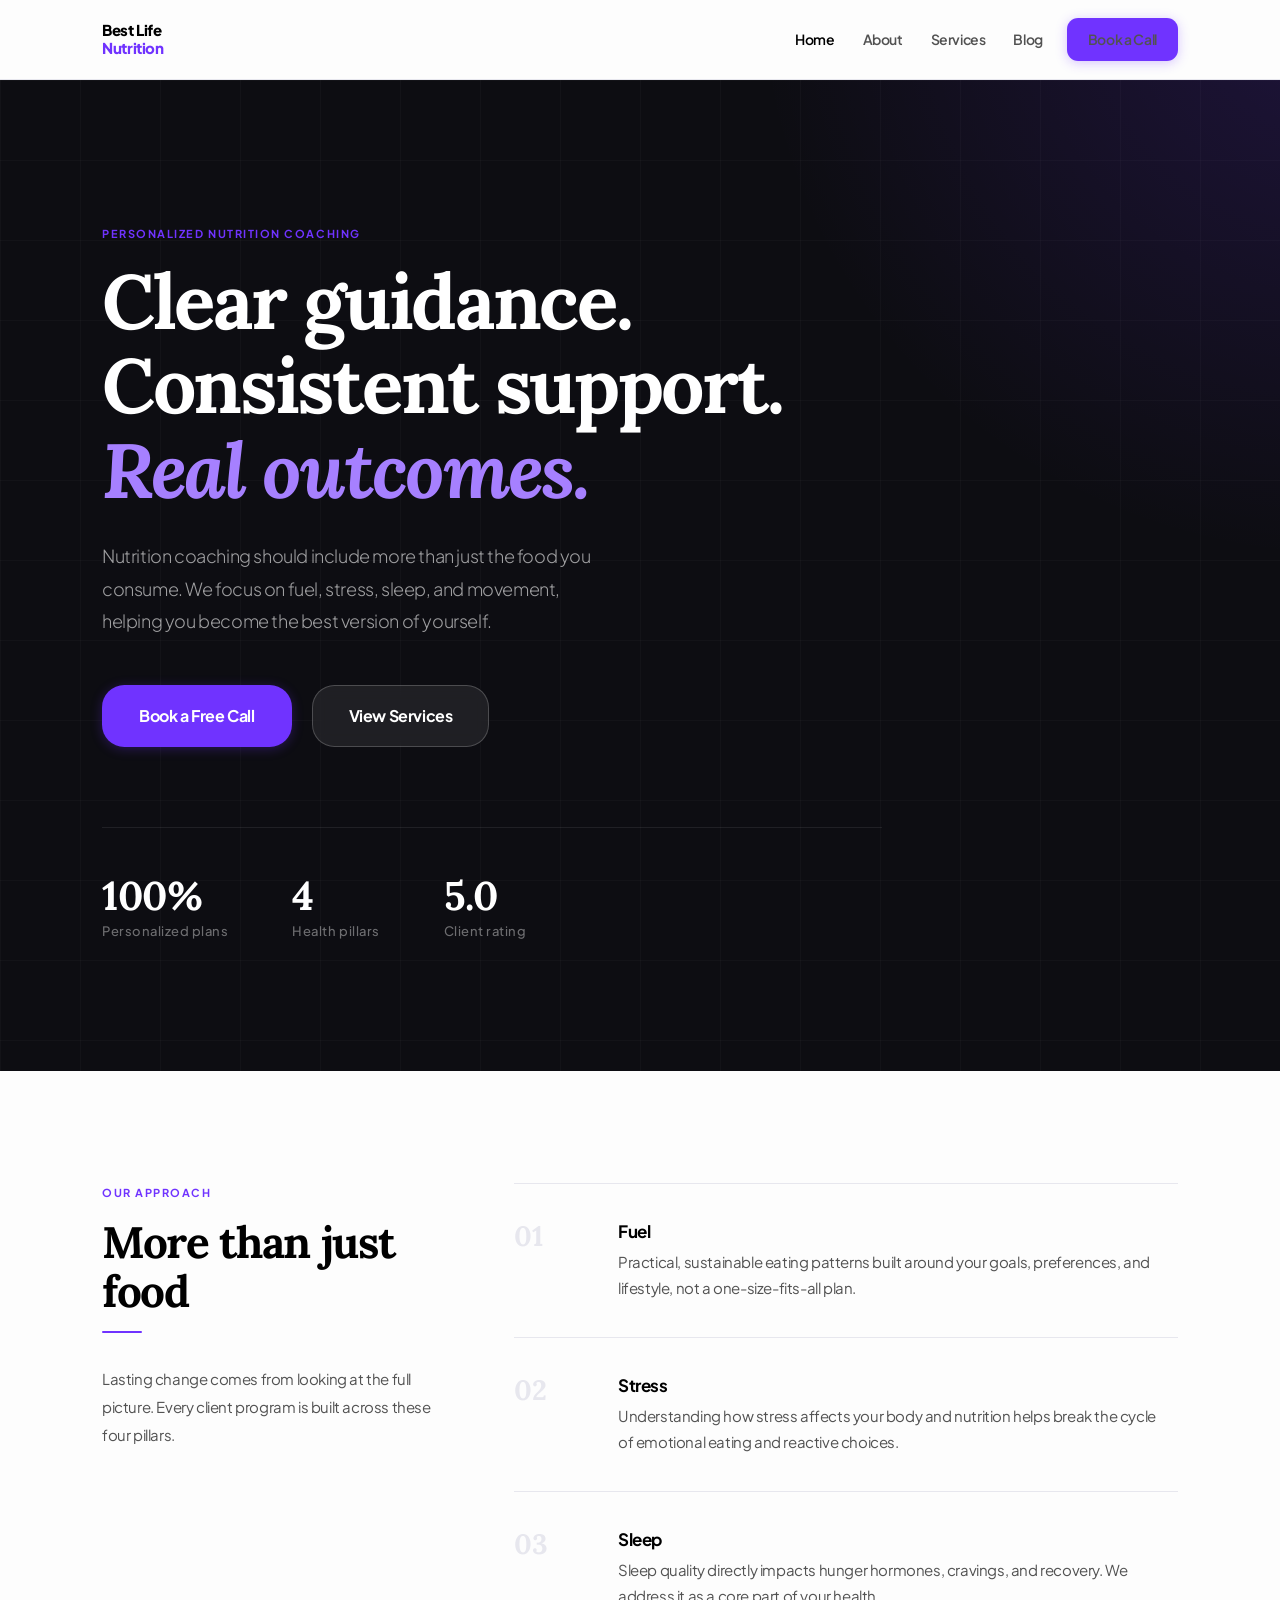
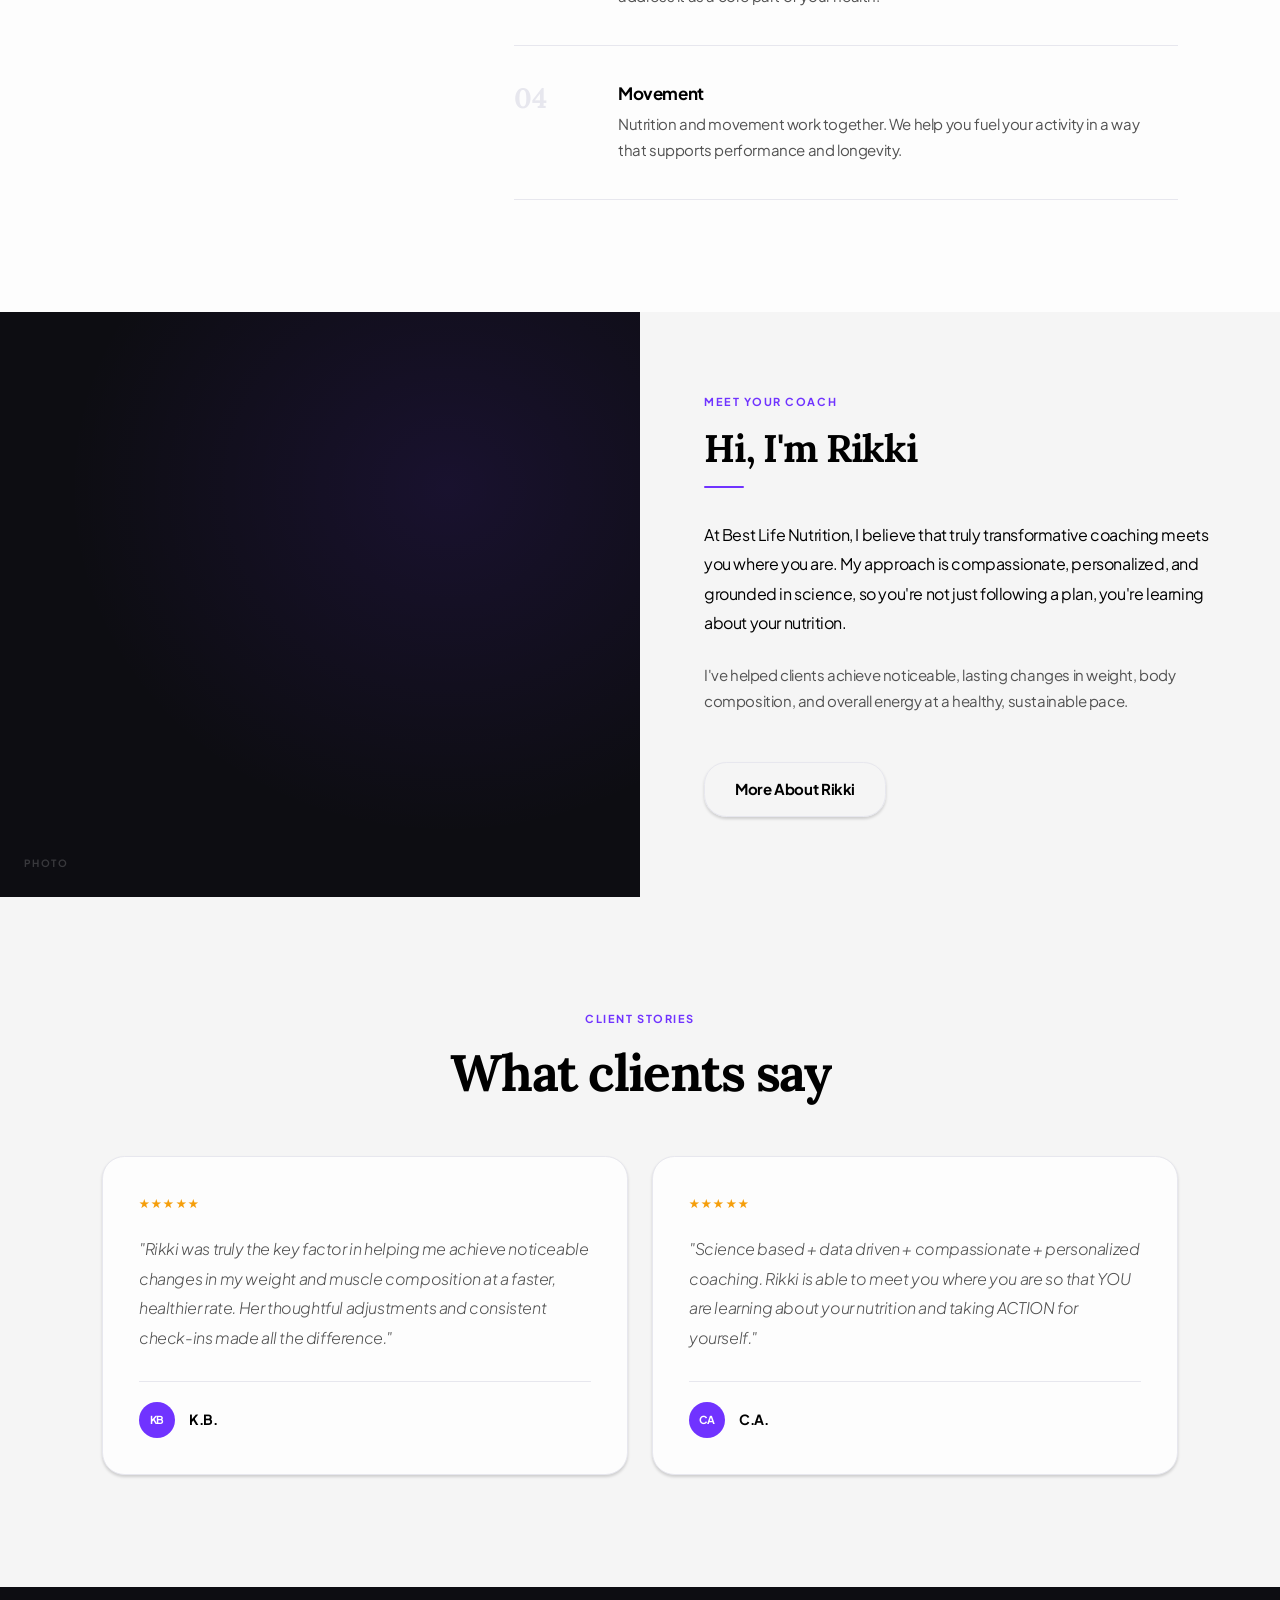
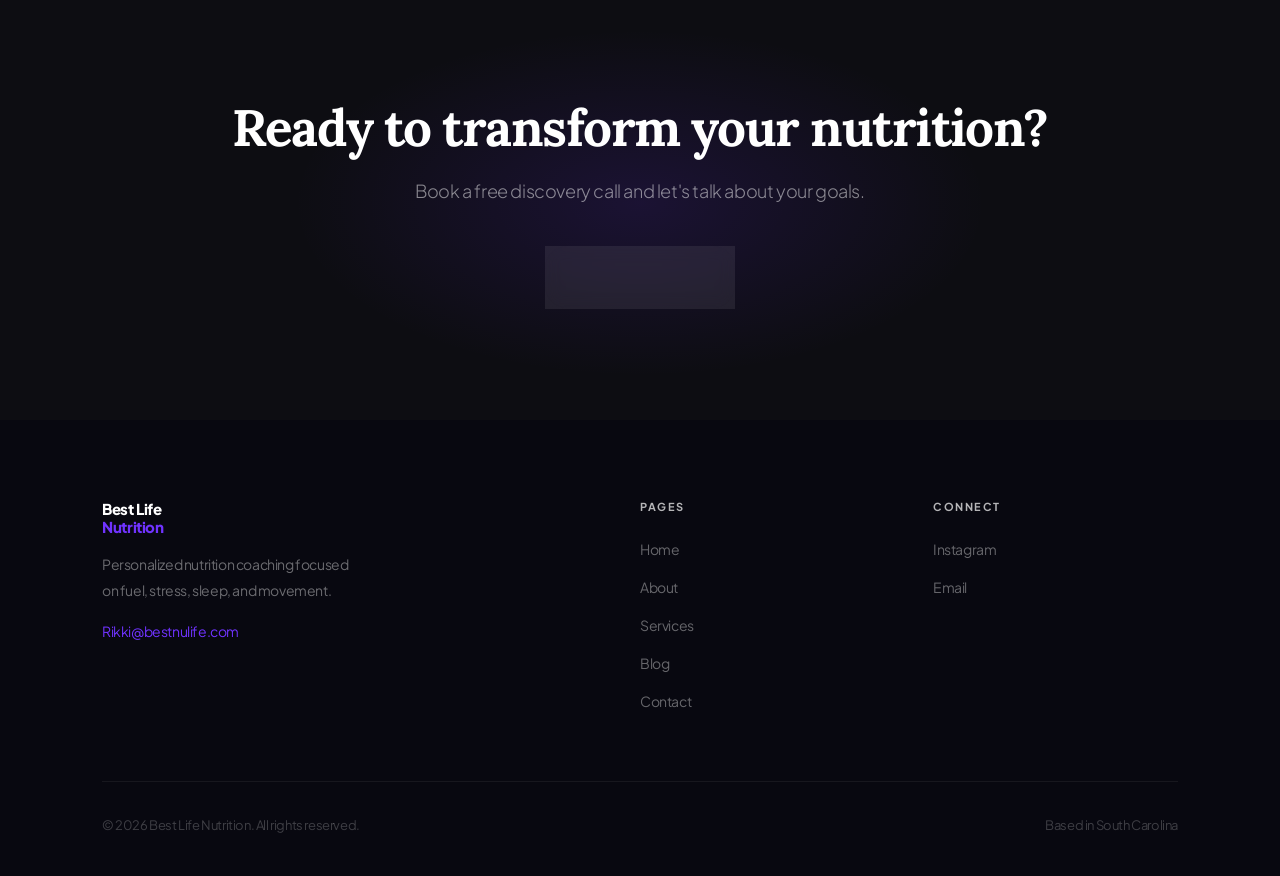
<file: index.html>
<!DOCTYPE html>
<html lang="en">
<head>
  <meta charset="UTF-8" />
  <meta name="viewport" content="width=device-width, initial-scale=1.0" />
  <title>Best Life Nutrition | Personalized Nutrition Coaching</title>
  <meta name="description" content="Transform your nutrition, transform your life. Personalized coaching focused on fuel, stress, sleep, and movement." />
  <link rel="stylesheet" href="css/style.css" />
</head>
<body>

  <nav>
    <div class="nav-inner">
      <a href="index.html" class="nav-logo">Best Life<br><span>Nutrition</span></a>
      <button class="nav-toggle" aria-label="Toggle menu" onclick="this.nextElementSibling.classList.toggle('open')">
        <span></span><span></span><span></span>
      </button>
      <ul class="nav-links">
        <li><a href="index.html" class="active">Home</a></li>
        <li><a href="about.html">About</a></li>
        <li><a href="services.html">Services</a></li>
        <li><a href="blog.html">Blog</a></li>
        <li><a href="contact.html" class="btn btn-primary">Book a Call</a></li>
      </ul>
    </div>
  </nav>

  <!-- HERO -->
  <section class="hero">
    <div class="hero-bg-line"></div>
    <div class="hero-bg-glow"></div>
    <div class="container">
      <div class="hero-content">
        <span class="overline" style="color:var(--primary);">Personalized Nutrition Coaching</span>
        <h1>Clear guidance.<br>Consistent support.<br><em>Real outcomes.</em></h1>
        <p class="hero-subtitle">Nutrition coaching should include more than just the food you consume. We focus on fuel, stress, sleep, and movement, helping you become the best version of yourself.</p>
        <div class="hero-actions">
          <a href="contact.html" class="btn btn-primary btn-lg">Book a Free Call</a>
          <a href="services.html" class="btn btn-ghost btn-lg">View Services</a>
        </div>
        <div class="hero-divider">
          <div>
            <div class="stat-value">100%</div>
            <div class="stat-label">Personalized plans</div>
          </div>
          <div>
            <div class="stat-value">4</div>
            <div class="stat-label">Health pillars</div>
          </div>
          <div>
            <div class="stat-value">5.0</div>
            <div class="stat-label">Client rating</div>
          </div>
        </div>
      </div>
    </div>
  </section>

  <!-- APPROACH -->
  <section>
    <div class="container">
      <div style="display:grid;grid-template-columns:1fr 2fr;gap:5rem;align-items:start;">
        <div>
          <span class="overline">Our Approach</span>
          <h2 style="font-size:clamp(2rem,3.5vw,2.75rem);">More than just food</h2>
          <div class="divider"></div>
          <p style="color:var(--muted-foreground);font-size:0.9375rem;line-height:1.85;">Lasting change comes from looking at the full picture. Every client program is built across these four pillars.</p>
        </div>
        <div class="pillars">
          <div class="pillar-item">
            <div class="pillar-num">01</div>
            <div class="pillar-body">
              <h3>Fuel</h3>
              <p>Practical, sustainable eating patterns built around your goals, preferences, and lifestyle, not a one-size-fits-all plan.</p>
            </div>
          </div>
          <div class="pillar-item">
            <div class="pillar-num">02</div>
            <div class="pillar-body">
              <h3>Stress</h3>
              <p>Understanding how stress affects your body and nutrition helps break the cycle of emotional eating and reactive choices.</p>
            </div>
          </div>
          <div class="pillar-item">
            <div class="pillar-num">03</div>
            <div class="pillar-body">
              <h3>Sleep</h3>
              <p>Sleep quality directly impacts hunger hormones, cravings, and recovery. We address it as a core part of your health.</p>
            </div>
          </div>
          <div class="pillar-item">
            <div class="pillar-num">04</div>
            <div class="pillar-body">
              <h3>Movement</h3>
              <p>Nutrition and movement work together. We help you fuel your activity in a way that supports performance and longevity.</p>
            </div>
          </div>
        </div>
      </div>
    </div>
  </section>

  <!-- ABOUT SPLIT -->
  <div class="split">
    <div class="split-image">
      <div class="split-image-placeholder"></div>
      <span class="split-image-label">Photo</span>
    </div>
    <div class="split-body">
      <span class="overline">Meet Your Coach</span>
      <h2 style="font-size:clamp(2rem,3vw,2.75rem);">Hi, I'm Rikki</h2>
      <div class="divider"></div>
      <p style="color:var(--text);line-height:1.85;">At Best Life Nutrition, I believe that truly transformative coaching meets you where you are. My approach is compassionate, personalized, and grounded in science, so you're not just following a plan, you're learning about your nutrition.</p>
      <p style="color:var(--muted-foreground);font-size:0.9375rem;margin-top:0.5rem;">I've helped clients achieve noticeable, lasting changes in weight, body composition, and overall energy at a healthy, sustainable pace.</p>
      <a href="about.html" class="btn btn-outline mt-2" style="align-self:flex-start;">More About Rikki</a>
    </div>
  </div>

  <!-- TESTIMONIALS -->
  <section class="bg-muted">
    <div class="container">
      <span class="overline text-center" style="display:block;">Client Stories</span>
      <h2 class="text-center" style="margin-bottom:3.5rem;">What clients say</h2>
      <div class="grid-2">
        <div class="testimonial">
          <div class="testimonial-stars">★★★★★</div>
          <blockquote>"Rikki was truly the key factor in helping me achieve noticeable changes in my weight and muscle composition at a faster, healthier rate. Her thoughtful adjustments and consistent check-ins made all the difference."</blockquote>
          <div class="testimonial-meta">
            <div class="testimonial-avatar">KB</div>
            <cite>K.B.</cite>
          </div>
        </div>
        <div class="testimonial">
          <div class="testimonial-stars">★★★★★</div>
          <blockquote>"Science based + data driven + compassionate + personalized coaching. Rikki is able to meet you where you are so that YOU are learning about your nutrition and taking ACTION for yourself."</blockquote>
          <div class="testimonial-meta">
            <div class="testimonial-avatar">CA</div>
            <cite>C.A.</cite>
          </div>
        </div>
      </div>
    </div>
  </section>

  <!-- CTA -->
  <section class="cta-band">
    <div class="container">
      <h2>Ready to transform your nutrition?</h2>
      <p>Book a free discovery call and let's talk about your goals.</p>
      <a href="contact.html" class="btn btn-ghost btn-lg" style="position:relative;z-index:1;">Book a Free Call</a>
    </div>
  </section>

  <footer>
    <div class="container">
      <div class="footer-inner">
        <div class="footer-brand">
          <div class="nav-logo">Best Life<br><span style="color:var(--primary);">Nutrition</span></div>
          <p>Personalized nutrition coaching focused on fuel, stress, sleep, and movement.</p>
          <p style="margin-top:0.75rem;"><a href="mailto:Rikki@bestnulife.com" style="color:var(--primary);">Rikki@bestnulife.com</a></p>
        </div>
        <div>
          <h4>Pages</h4>
          <ul class="footer-links">
            <li><a href="index.html">Home</a></li>
            <li><a href="about.html">About</a></li>
            <li><a href="services.html">Services</a></li>
            <li><a href="blog.html">Blog</a></li>
            <li><a href="contact.html">Contact</a></li>
          </ul>
        </div>
        <div>
          <h4>Connect</h4>
          <ul class="footer-links">
            <li><a href="https://www.instagram.com/rikki.white_" target="_blank" rel="noopener">Instagram</a></li>
            <li><a href="mailto:Rikki@bestnulife.com">Email</a></li>
          </ul>
        </div>
      </div>
      <div class="footer-bottom">
        <span>&copy; 2026 Best Life Nutrition. All rights reserved.</span>
        <span>Based in South Carolina</span>
      </div>
    </div>
  </footer>

</body>
</html>
</file>
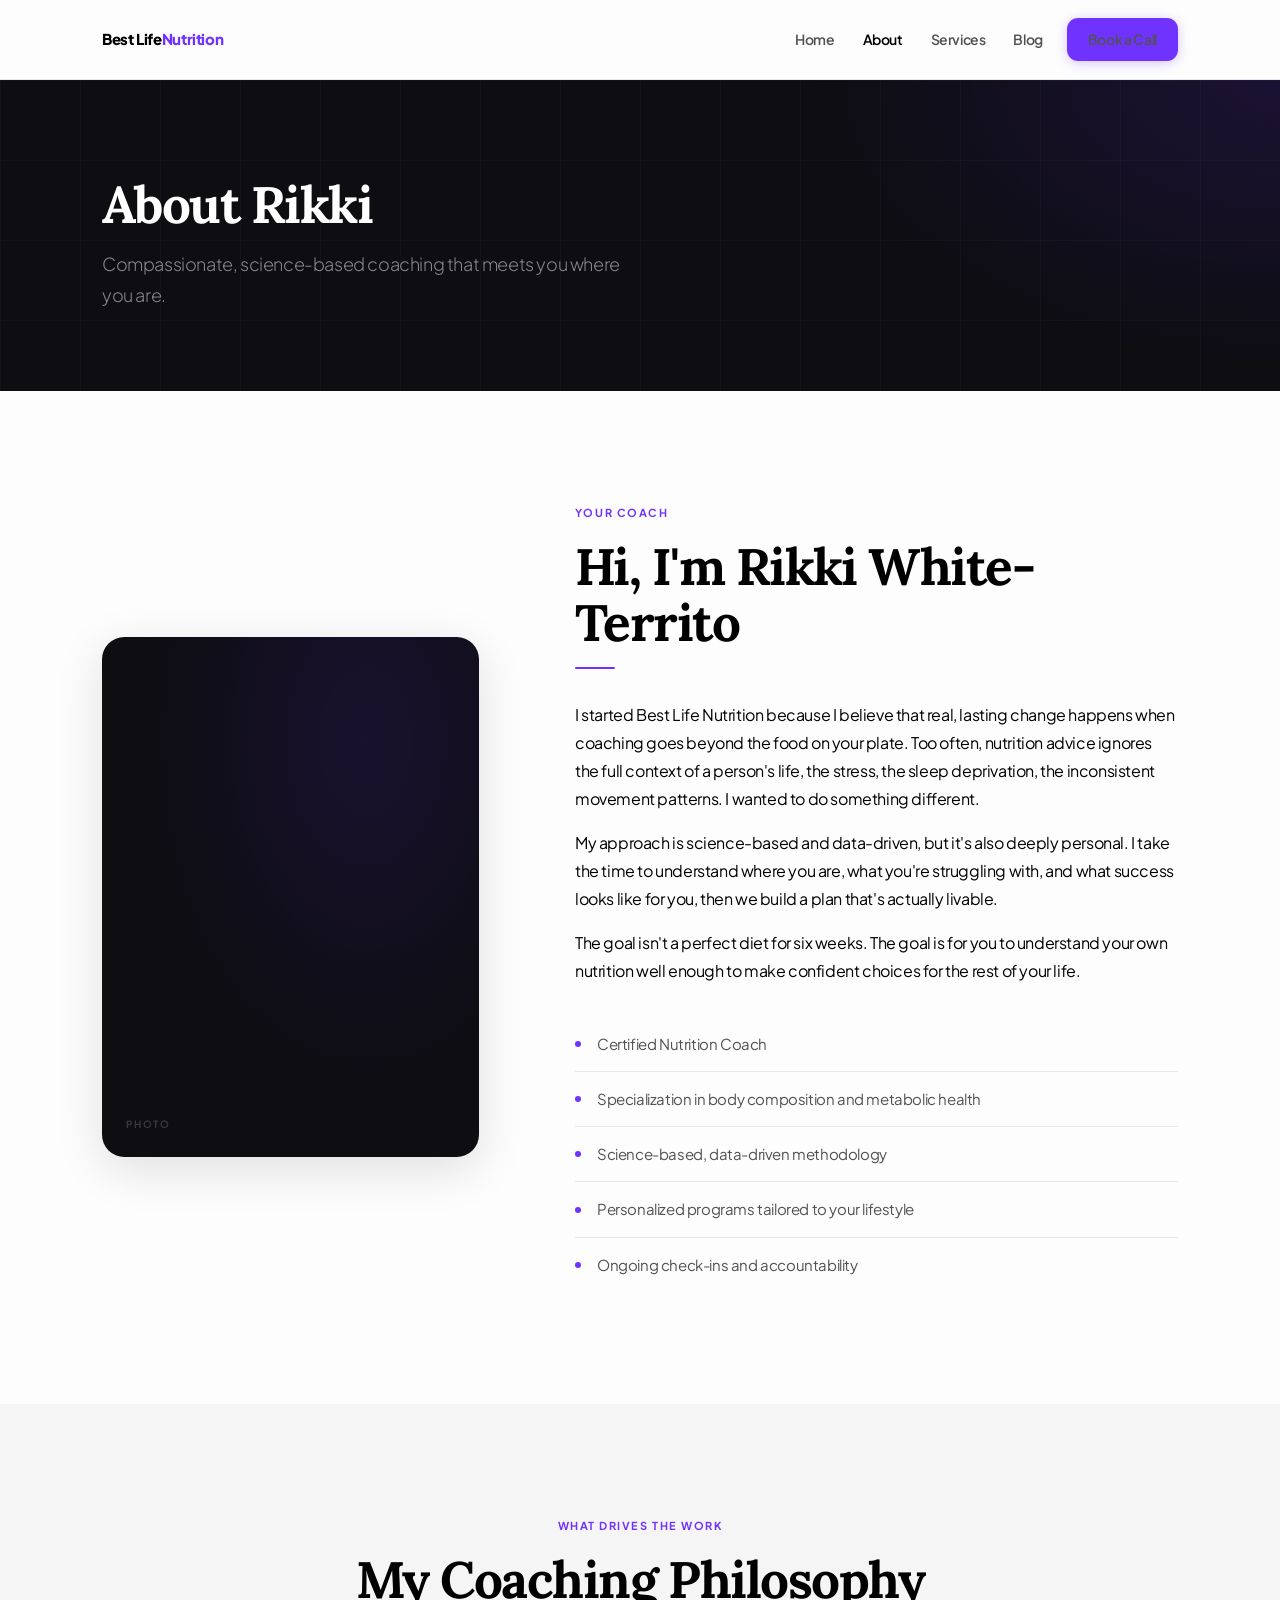
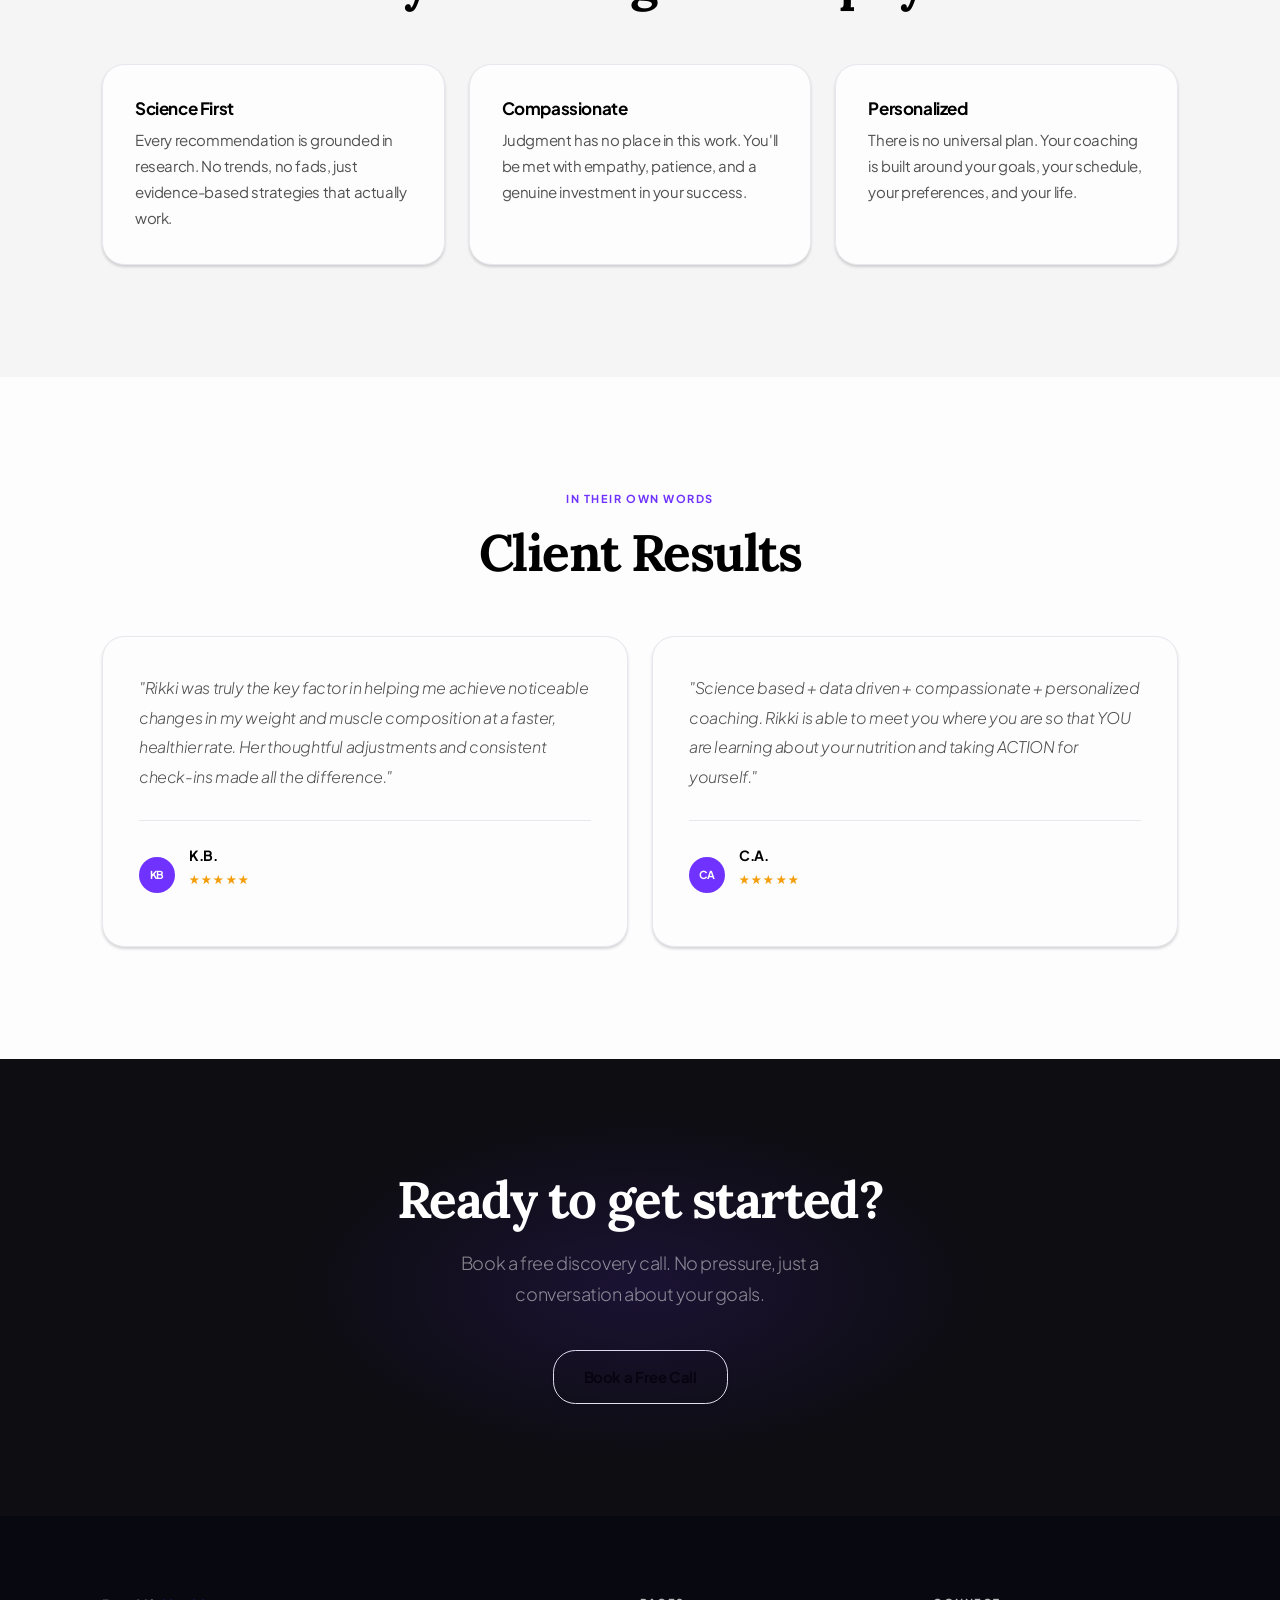
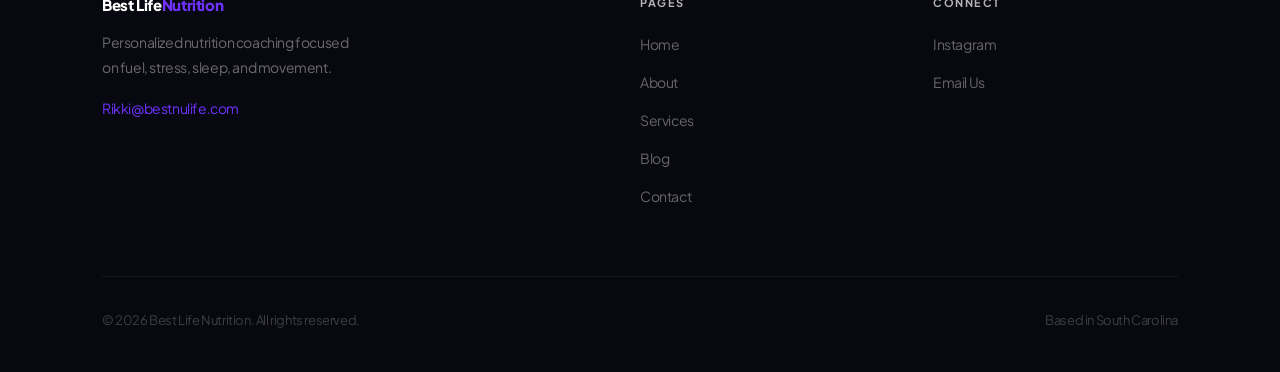
<file: about.html>
<!DOCTYPE html>
<html lang="en">
<head>
  <meta charset="UTF-8" />
  <meta name="viewport" content="width=device-width, initial-scale=1.0" />
  <title>About Rikki | Best Life Nutrition</title>
  <meta name="description" content="Meet Rikki, compassionate, science-based nutrition coach helping clients achieve lasting results through personalized coaching." />
  <link rel="stylesheet" href="css/style.css" />
</head>
<body>

  <!-- NAV -->
  <nav>
    <div class="nav-inner">
      <a href="index.html" class="nav-logo">Best Life<span>Nutrition</span></a>
      <button class="nav-toggle" aria-label="Toggle menu" onclick="this.nextElementSibling.classList.toggle('open')">
        <span></span><span></span><span></span>
      </button>
      <ul class="nav-links">
        <li><a href="index.html">Home</a></li>
        <li><a href="about.html" class="active">About</a></li>
        <li><a href="services.html">Services</a></li>
        <li><a href="blog.html">Blog</a></li>
        <li><a href="contact.html" class="btn btn-primary">Book a Call</a></li>
      </ul>
    </div>
  </nav>

  <!-- PAGE HERO -->
  <section class="page-hero">
    <div class="container">
      <h1>About Rikki</h1>
      <p>Compassionate, science-based coaching that meets you where you are.</p>
    </div>
  </section>

  <!-- BIO -->
  <section>
    <div class="container">
      <div class="about-grid">
        <div class="about-img-placeholder"></div>
        <div>
          <p class="overline">Your Coach</p>
          <h2>Hi, I'm Rikki White-Territo</h2>
          <div class="divider"></div>
          <p>I started Best Life Nutrition because I believe that real, lasting change happens when coaching goes beyond the food on your plate. Too often, nutrition advice ignores the full context of a person's life, the stress, the sleep deprivation, the inconsistent movement patterns. I wanted to do something different.</p>
          <p>My approach is science-based and data-driven, but it's also deeply personal. I take the time to understand where you are, what you're struggling with, and what success looks like for you, then we build a plan that's actually livable.</p>
          <p>The goal isn't a perfect diet for six weeks. The goal is for you to understand your own nutrition well enough to make confident choices for the rest of your life.</p>
          <ul class="credentials-list">
            <li>Certified Nutrition Coach</li>
            <li>Specialization in body composition and metabolic health</li>
            <li>Science-based, data-driven methodology</li>
            <li>Personalized programs tailored to your lifestyle</li>
            <li>Ongoing check-ins and accountability</li>
          </ul>
        </div>
      </div>
    </div>
  </section>

  <!-- VALUES -->
  <section class="bg-muted">
    <div class="container">
      <span class="overline text-center" style="display:block;">What Drives the Work</span>
      <h2 class="text-center" style="margin-bottom:3.5rem;">My Coaching Philosophy</h2>
      <div class="grid-3">
        <div class="card">
          <h3>Science First</h3>
          <p style="margin-top:0.5rem;color:var(--muted-foreground);font-size:0.9375rem;">Every recommendation is grounded in research. No trends, no fads, just evidence-based strategies that actually work.</p>
        </div>
        <div class="card">
          <h3>Compassionate</h3>
          <p style="margin-top:0.5rem;color:var(--muted-foreground);font-size:0.9375rem;">Judgment has no place in this work. You'll be met with empathy, patience, and a genuine investment in your success.</p>
        </div>
        <div class="card">
          <h3>Personalized</h3>
          <p style="margin-top:0.5rem;color:var(--muted-foreground);font-size:0.9375rem;">There is no universal plan. Your coaching is built around your goals, your schedule, your preferences, and your life.</p>
        </div>
      </div>
    </div>
  </section>

  <!-- TESTIMONIALS -->
  <section>
    <div class="container">
      <span class="overline text-center" style="display:block;">In Their Own Words</span>
      <h2 class="text-center" style="margin-bottom:3.5rem;">Client Results</h2>
      <div class="grid-2">
        <div class="testimonial">
          <blockquote>"Rikki was truly the key factor in helping me achieve noticeable changes in my weight and muscle composition at a faster, healthier rate. Her thoughtful adjustments and consistent check-ins made all the difference."</blockquote>
          <div class="testimonial-meta">
            <div class="testimonial-avatar">KB</div>
            <div>
              <cite>K.B.</cite>
              <div class="testimonial-stars">★★★★★</div>
            </div>
          </div>
        </div>
        <div class="testimonial">
          <blockquote>"Science based + data driven + compassionate + personalized coaching. Rikki is able to meet you where you are so that YOU are learning about your nutrition and taking ACTION for yourself."</blockquote>
          <div class="testimonial-meta">
            <div class="testimonial-avatar">CA</div>
            <div>
              <cite>C.A.</cite>
              <div class="testimonial-stars">★★★★★</div>
            </div>
          </div>
        </div>
      </div>
    </div>
  </section>

  <!-- CTA -->
  <section class="cta-band">
    <div class="container">
      <h2>Ready to get started?</h2>
      <p>Book a free discovery call. No pressure, just a conversation about your goals.</p>
      <a href="contact.html" class="btn btn-outline">Book a Free Call</a>
    </div>
  </section>

  <!-- FOOTER -->
  <footer>
    <div class="container">
      <div class="footer-inner">
        <div class="footer-brand">
          <div class="nav-logo">Best Life<span style="color:var(--primary)">Nutrition</span></div>
          <p style="margin-top:0.75rem;">Personalized nutrition coaching focused on fuel, stress, sleep, and movement.</p>
          <p style="margin-top:0.75rem;"><a href="mailto:Rikki@bestnulife.com" style="color:var(--primary)">Rikki@bestnulife.com</a></p>
        </div>
        <div>
          <h4>Pages</h4>
          <ul class="footer-links">
            <li><a href="index.html">Home</a></li>
            <li><a href="about.html">About</a></li>
            <li><a href="services.html">Services</a></li>
            <li><a href="blog.html">Blog</a></li>
            <li><a href="contact.html">Contact</a></li>
          </ul>
        </div>
        <div>
          <h4>Connect</h4>
          <ul class="footer-links">
            <li><a href="https://www.instagram.com/rikki.white_" target="_blank" rel="noopener">Instagram</a></li>
            <li><a href="mailto:Rikki@bestnulife.com">Email Us</a></li>
          </ul>
        </div>
      </div>
      <div class="footer-bottom">
        <span>&copy; 2026 Best Life Nutrition. All rights reserved.</span>
        <span>Based in South Carolina</span>
      </div>
    </div>
  </footer>

</body>
</html>
</file>
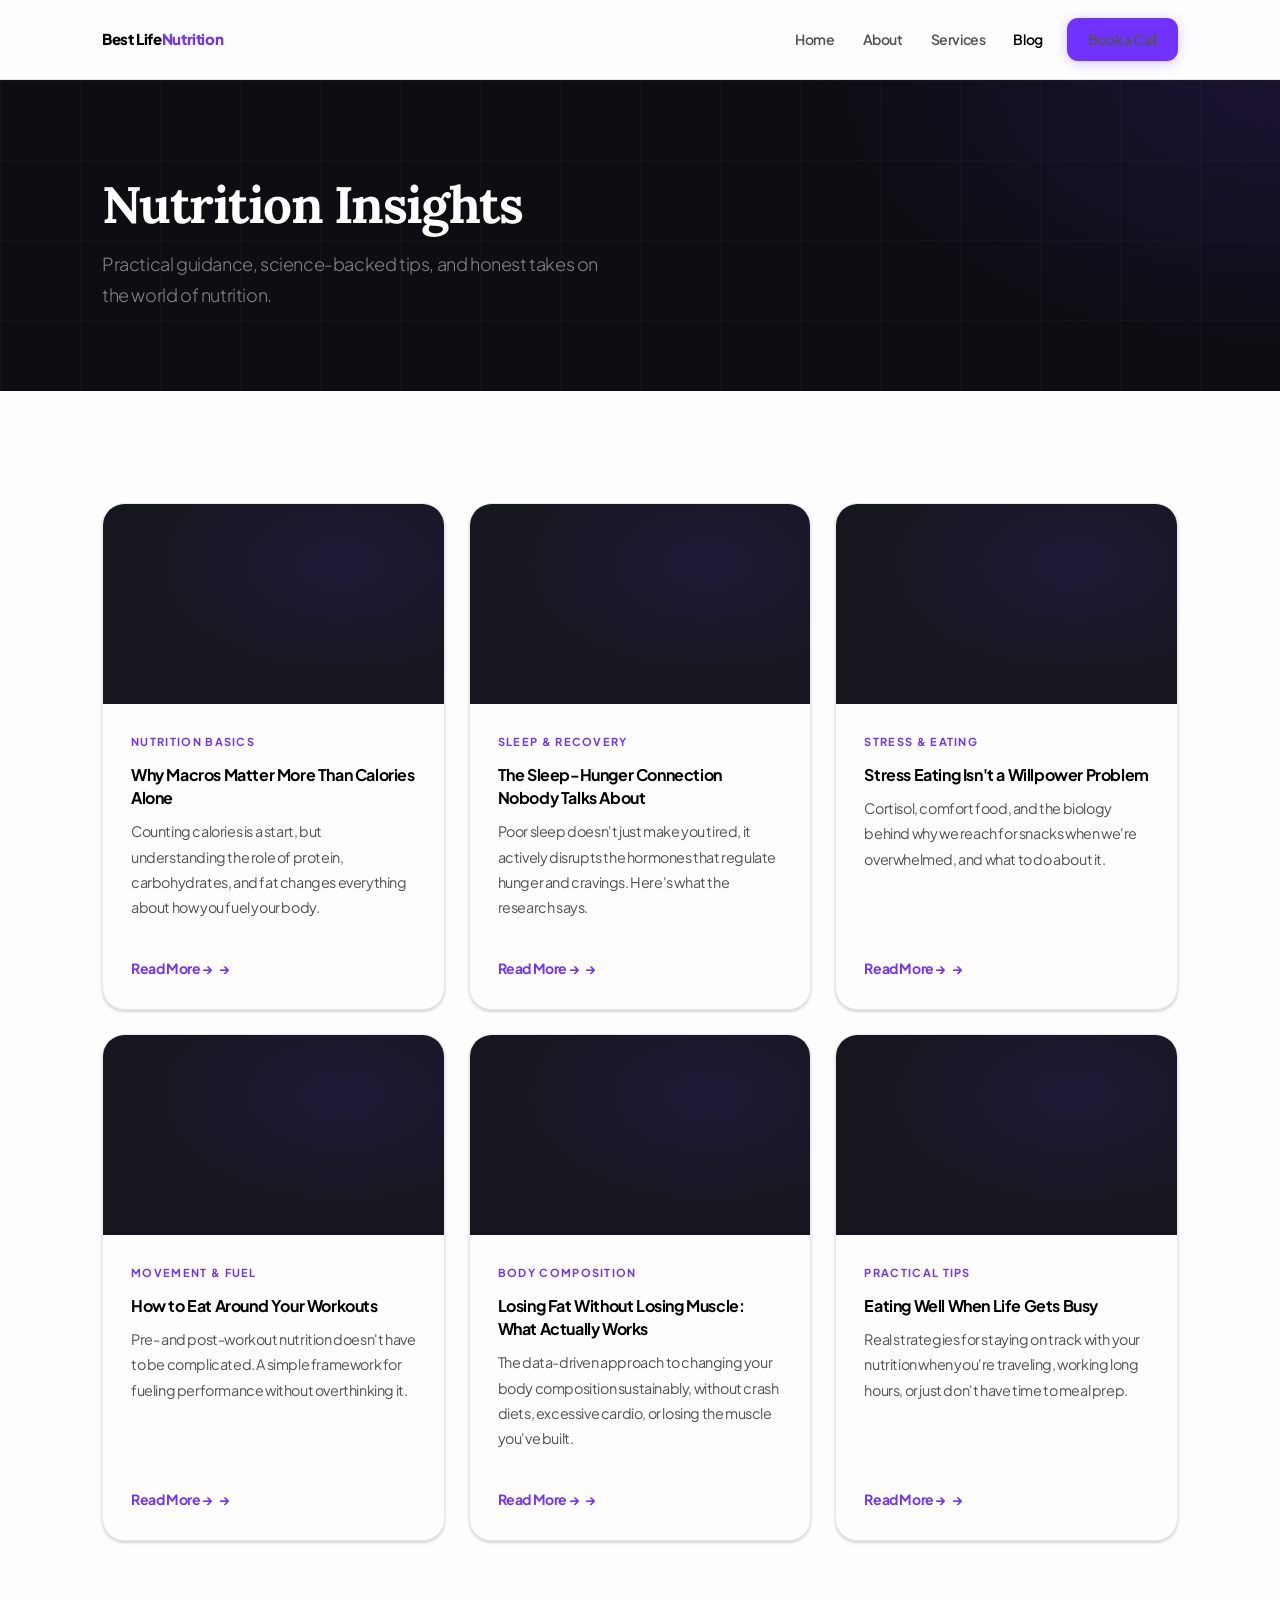
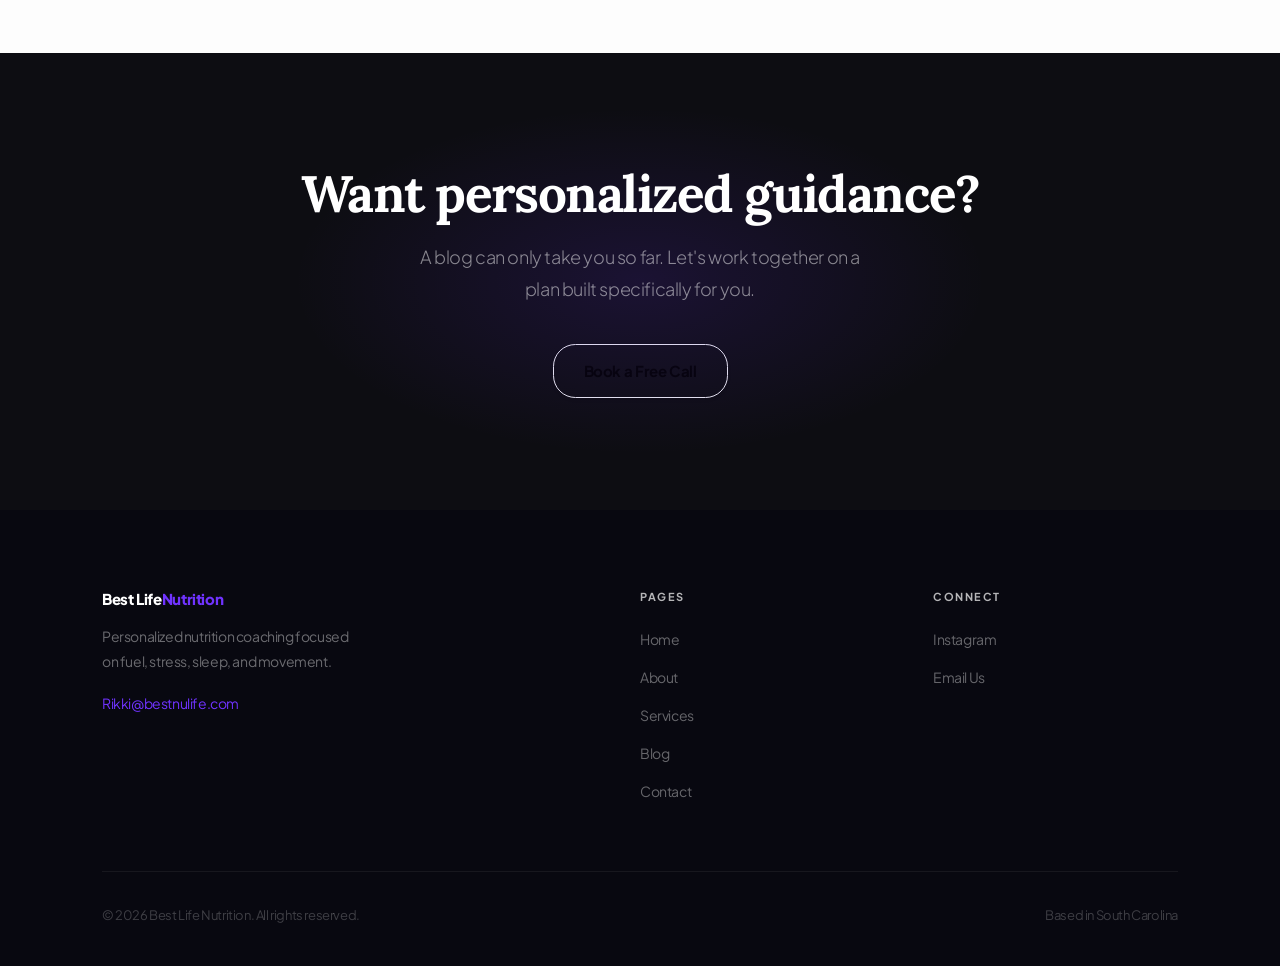
<file: blog.html>
<!DOCTYPE html>
<html lang="en">
<head>
  <meta charset="UTF-8" />
  <meta name="viewport" content="width=device-width, initial-scale=1.0" />
  <title>Blog | Best Life Nutrition</title>
  <meta name="description" content="Practical nutrition tips, science-backed insights, and real-world guidance from Best Life Nutrition." />
  <link rel="stylesheet" href="css/style.css" />
</head>
<body>

  <!-- NAV -->
  <nav>
    <div class="nav-inner">
      <a href="index.html" class="nav-logo">Best Life<span>Nutrition</span></a>
      <button class="nav-toggle" aria-label="Toggle menu" onclick="this.nextElementSibling.classList.toggle('open')">
        <span></span><span></span><span></span>
      </button>
      <ul class="nav-links">
        <li><a href="index.html">Home</a></li>
        <li><a href="about.html">About</a></li>
        <li><a href="services.html">Services</a></li>
        <li><a href="blog.html" class="active">Blog</a></li>
        <li><a href="contact.html" class="btn btn-primary">Book a Call</a></li>
      </ul>
    </div>
  </nav>

  <!-- PAGE HERO -->
  <section class="page-hero">
    <div class="container">
      <h1>Nutrition Insights</h1>
      <p>Practical guidance, science-backed tips, and honest takes on the world of nutrition.</p>
    </div>
  </section>

  <!-- BLOG GRID -->
  <section>
    <div class="container">
      <div class="grid-3">

        <div class="card blog-card">
          <div class="blog-card-img-placeholder"></div>
          <div class="blog-card-body">
            <span class="blog-tag">Nutrition Basics</span>
            <h3>Why Macros Matter More Than Calories Alone</h3>
            <p>Counting calories is a start, but understanding the role of protein, carbohydrates, and fat changes everything about how you fuel your body.</p>
            <a href="#" class="read-more">Read More →</a>
          </div>
        </div>

        <div class="card blog-card">
          <div class="blog-card-img-placeholder"></div>
          <div class="blog-card-body">
            <span class="blog-tag">Sleep & Recovery</span>
            <h3>The Sleep-Hunger Connection Nobody Talks About</h3>
            <p>Poor sleep doesn't just make you tired, it actively disrupts the hormones that regulate hunger and cravings. Here's what the research says.</p>
            <a href="#" class="read-more">Read More →</a>
          </div>
        </div>

        <div class="card blog-card">
          <div class="blog-card-img-placeholder"></div>
          <div class="blog-card-body">
            <span class="blog-tag">Stress & Eating</span>
            <h3>Stress Eating Isn't a Willpower Problem</h3>
            <p>Cortisol, comfort food, and the biology behind why we reach for snacks when we're overwhelmed, and what to do about it.</p>
            <a href="#" class="read-more">Read More →</a>
          </div>
        </div>

        <div class="card blog-card">
          <div class="blog-card-img-placeholder"></div>
          <div class="blog-card-body">
            <span class="blog-tag">Movement & Fuel</span>
            <h3>How to Eat Around Your Workouts</h3>
            <p>Pre- and post-workout nutrition doesn't have to be complicated. A simple framework for fueling performance without overthinking it.</p>
            <a href="#" class="read-more">Read More →</a>
          </div>
        </div>

        <div class="card blog-card">
          <div class="blog-card-img-placeholder"></div>
          <div class="blog-card-body">
            <span class="blog-tag">Body Composition</span>
            <h3>Losing Fat Without Losing Muscle: What Actually Works</h3>
            <p>The data-driven approach to changing your body composition sustainably, without crash diets, excessive cardio, or losing the muscle you've built.</p>
            <a href="#" class="read-more">Read More →</a>
          </div>
        </div>

        <div class="card blog-card">
          <div class="blog-card-img-placeholder"></div>
          <div class="blog-card-body">
            <span class="blog-tag">Practical Tips</span>
            <h3>Eating Well When Life Gets Busy</h3>
            <p>Real strategies for staying on track with your nutrition when you're traveling, working long hours, or just don't have time to meal prep.</p>
            <a href="#" class="read-more">Read More →</a>
          </div>
        </div>

      </div>
    </div>
  </section>

  <!-- CTA -->
  <section class="cta-band">
    <div class="container">
      <h2>Want personalized guidance?</h2>
      <p>A blog can only take you so far. Let's work together on a plan built specifically for you.</p>
      <a href="contact.html" class="btn btn-outline">Book a Free Call</a>
    </div>
  </section>

  <!-- FOOTER -->
  <footer>
    <div class="container">
      <div class="footer-inner">
        <div class="footer-brand">
          <div class="nav-logo">Best Life<span style="color:var(--primary)">Nutrition</span></div>
          <p style="margin-top:0.75rem;">Personalized nutrition coaching focused on fuel, stress, sleep, and movement.</p>
          <p style="margin-top:0.75rem;"><a href="mailto:Rikki@bestnulife.com" style="color:var(--primary)">Rikki@bestnulife.com</a></p>
        </div>
        <div>
          <h4>Pages</h4>
          <ul class="footer-links">
            <li><a href="index.html">Home</a></li>
            <li><a href="about.html">About</a></li>
            <li><a href="services.html">Services</a></li>
            <li><a href="blog.html">Blog</a></li>
            <li><a href="contact.html">Contact</a></li>
          </ul>
        </div>
        <div>
          <h4>Connect</h4>
          <ul class="footer-links">
            <li><a href="https://www.instagram.com/rikki.white_" target="_blank" rel="noopener">Instagram</a></li>
            <li><a href="mailto:Rikki@bestnulife.com">Email Us</a></li>
          </ul>
        </div>
      </div>
      <div class="footer-bottom">
        <span>&copy; 2026 Best Life Nutrition. All rights reserved.</span>
        <span>Based in South Carolina</span>
      </div>
    </div>
  </footer>

</body>
</html>
</file>
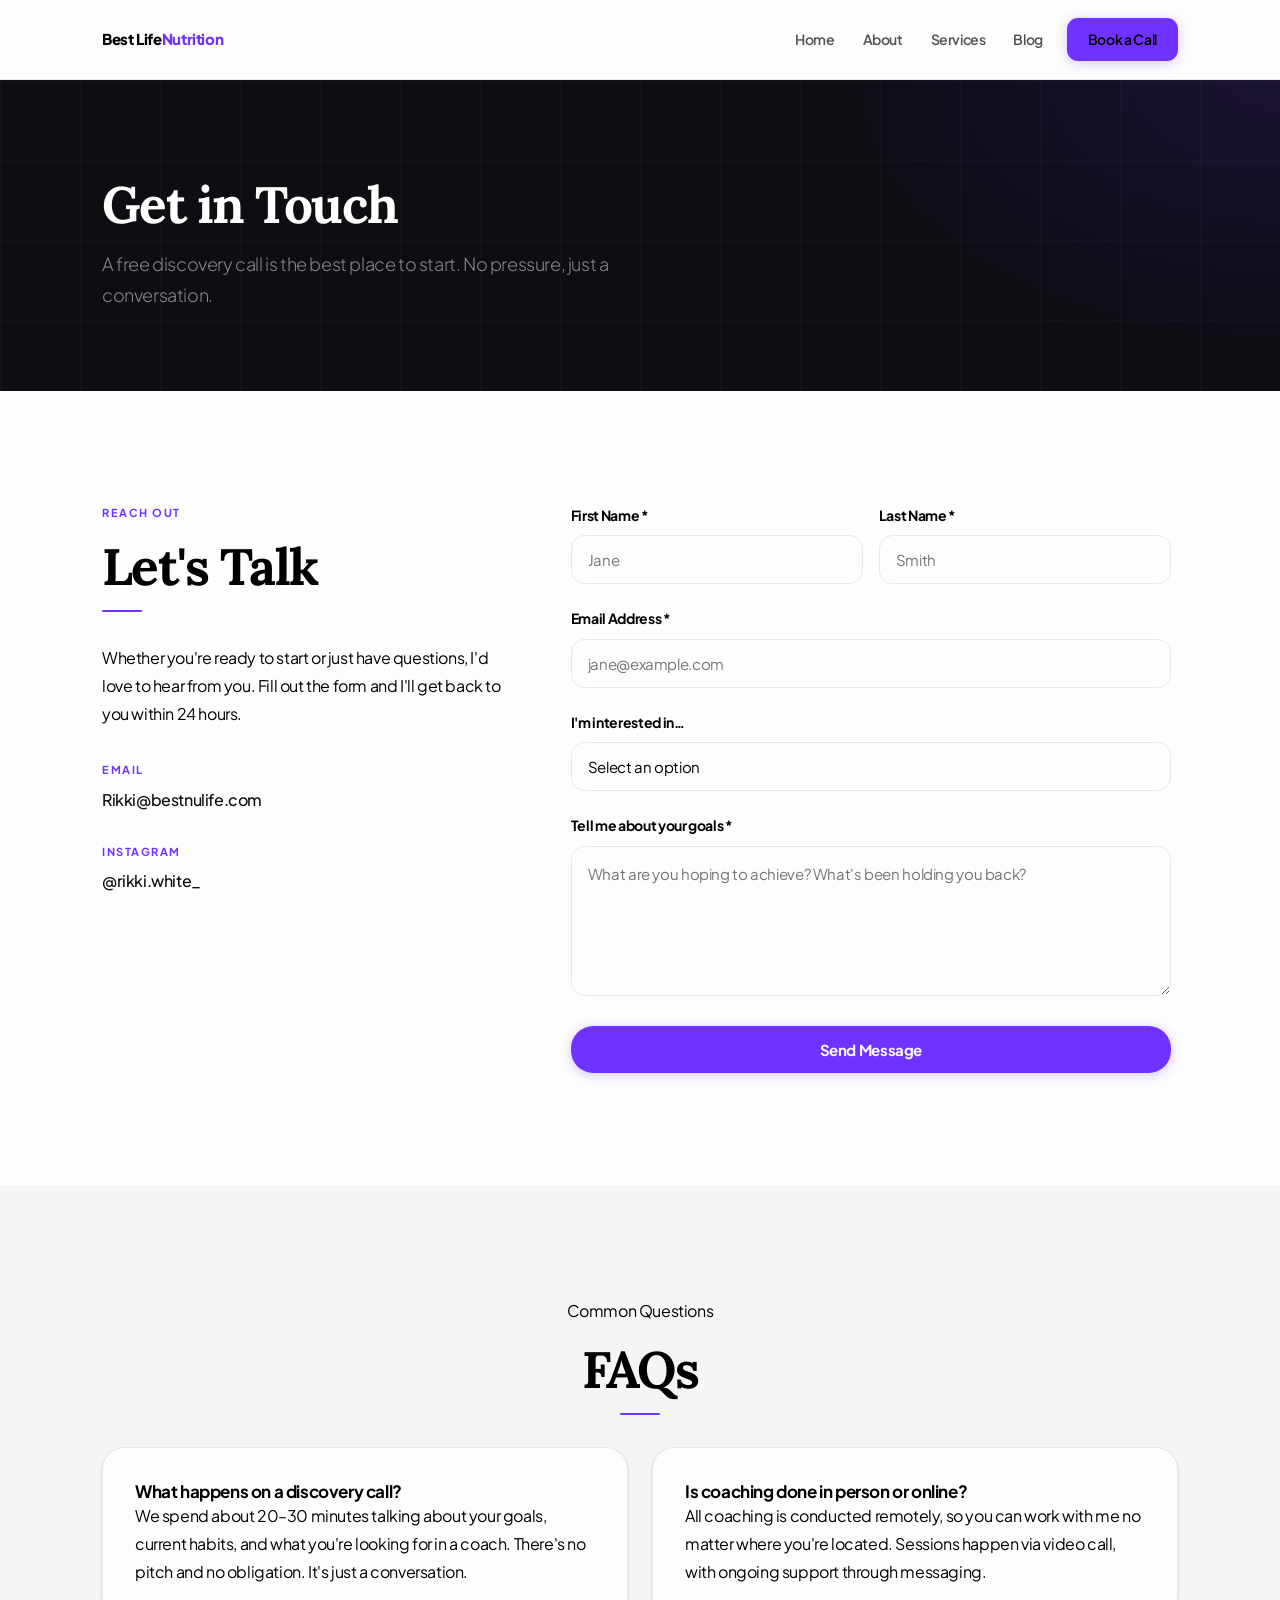
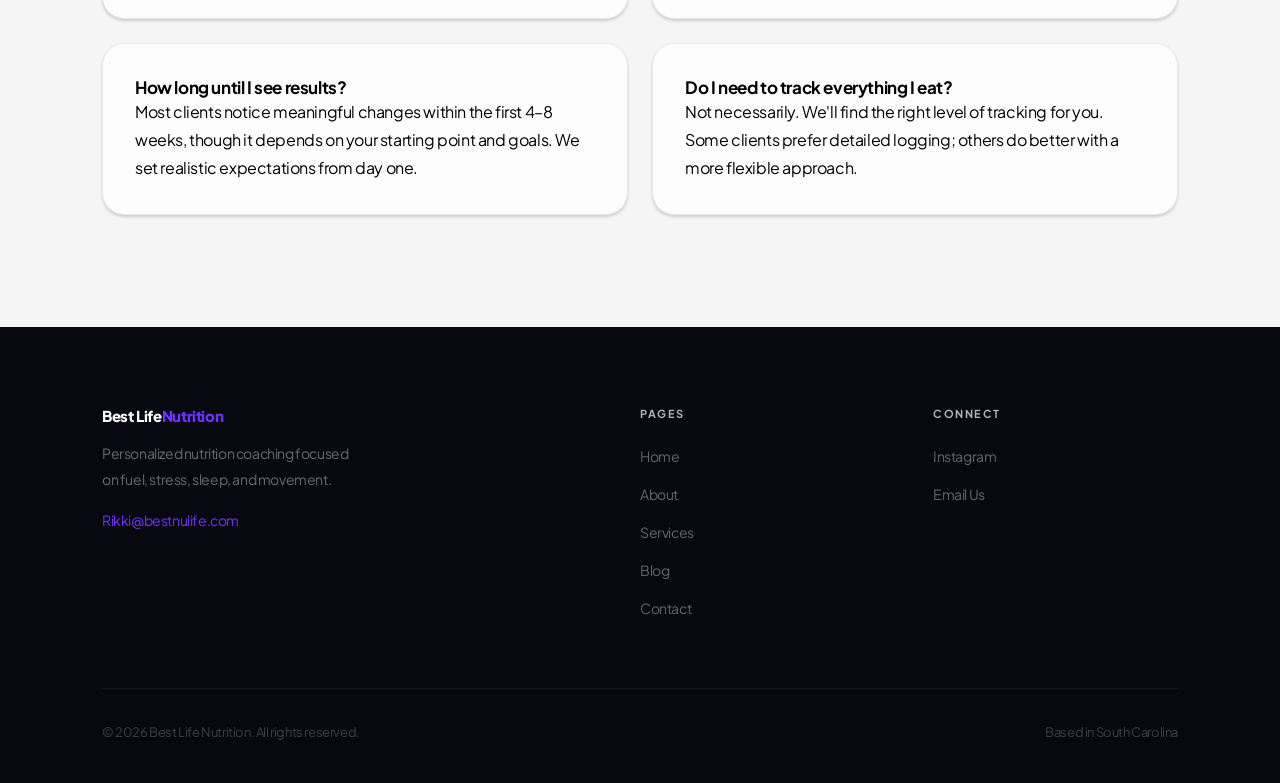
<file: contact.html>
<!DOCTYPE html>
<html lang="en">
<head>
  <meta charset="UTF-8" />
  <meta name="viewport" content="width=device-width, initial-scale=1.0" />
  <title>Contact | Best Life Nutrition</title>
  <meta name="description" content="Book a free discovery call or send a message. Let's talk about your nutrition goals." />
  <link rel="stylesheet" href="css/style.css" />
</head>
<body>

  <!-- NAV -->
  <nav>
    <div class="nav-inner">
      <a href="index.html" class="nav-logo">Best Life<span>Nutrition</span></a>
      <button class="nav-toggle" aria-label="Toggle menu" onclick="this.nextElementSibling.classList.toggle('open')">
        <span></span><span></span><span></span>
      </button>
      <ul class="nav-links">
        <li><a href="index.html">Home</a></li>
        <li><a href="about.html">About</a></li>
        <li><a href="services.html">Services</a></li>
        <li><a href="blog.html">Blog</a></li>
        <li><a href="contact.html" class="btn btn-primary active">Book a Call</a></li>
      </ul>
    </div>
  </nav>

  <!-- PAGE HERO -->
  <section class="page-hero">
    <div class="container">
      <h1>Get in Touch</h1>
      <p>A free discovery call is the best place to start. No pressure, just a conversation.</p>
    </div>
  </section>

  <!-- CONTACT SECTION -->
  <section>
    <div class="container">
      <div style="display:grid;grid-template-columns:1fr 1.5fr;gap:4rem;align-items:start;">

        <!-- LEFT: Info -->
        <div>
          <p class="overline">Reach Out</p>
          <h2>Let's Talk</h2>
          <div class="divider"></div>
          <p>Whether you're ready to start or just have questions, I'd love to hear from you. Fill out the form and I'll get back to you within 24 hours.</p>

          <div style="margin-top:2rem;display:flex;flex-direction:column;gap:1.75rem;">
            <div>
              <span style="display:block;font-size:0.6875rem;font-weight:700;letter-spacing:0.14em;text-transform:uppercase;color:var(--primary);margin-bottom:0.375rem;">Email</span>
              <a href="mailto:Rikki@bestnulife.com" style="font-size:1rem;color:var(--dark-bg);font-weight:500;">Rikki@bestnulife.com</a>
            </div>
            <div>
              <span style="display:block;font-size:0.6875rem;font-weight:700;letter-spacing:0.14em;text-transform:uppercase;color:var(--primary);margin-bottom:0.375rem;">Instagram</span>
              <a href="https://www.instagram.com/rikki.white_" target="_blank" rel="noopener" style="font-size:1rem;color:var(--dark-bg);font-weight:500;">@rikki.white_</a>
            </div>
          </div>
        </div>

        <!-- RIGHT: Form -->
        <div>
          <form class="contact-form" action="mailto:Rikki@bestnulife.com" method="POST" enctype="text/plain">
            <div class="form-row">
              <div class="form-group">
                <label for="first-name">First Name *</label>
                <input type="text" id="first-name" name="first-name" required placeholder="Jane" />
              </div>
              <div class="form-group">
                <label for="last-name">Last Name *</label>
                <input type="text" id="last-name" name="last-name" required placeholder="Smith" />
              </div>
            </div>
            <div class="form-group">
              <label for="email">Email Address *</label>
              <input type="email" id="email" name="email" required placeholder="jane@example.com" />
            </div>
            <div class="form-group">
              <label for="interest">I'm interested in…</label>
              <select id="interest" name="interest">
                <option value="">Select an option</option>
                <option value="discovery-call">Free Discovery Call</option>
                <option value="kickstart">Kickstart Package</option>
                <option value="transformation">Transformation Package</option>
                <option value="vip">VIP 1-on-1 Coaching</option>
                <option value="general">General Question</option>
              </select>
            </div>
            <div class="form-group">
              <label for="goals">Tell me about your goals *</label>
              <textarea id="goals" name="goals" required placeholder="What are you hoping to achieve? What's been holding you back?"></textarea>
            </div>
            <button type="submit" class="btn btn-primary" style="width:100%;">Send Message</button>
          </form>
        </div>

      </div>
    </div>
  </section>

  <!-- FAQ -->
  <section class="bg-muted">
    <div class="container">
      <p class="section-label text-center">Common Questions</p>
      <h2 class="section-title text-center">FAQs</h2>
      <div class="divider center"></div>
      <div class="grid-2" style="margin-top:2rem;">
        <div class="card">
          <h3>What happens on a discovery call?</h3>
          <p>We spend about 20–30 minutes talking about your goals, current habits, and what you're looking for in a coach. There's no pitch and no obligation. It's just a conversation.</p>
        </div>
        <div class="card">
          <h3>Is coaching done in person or online?</h3>
          <p>All coaching is conducted remotely, so you can work with me no matter where you're located. Sessions happen via video call, with ongoing support through messaging.</p>
        </div>
        <div class="card">
          <h3>How long until I see results?</h3>
          <p>Most clients notice meaningful changes within the first 4–8 weeks, though it depends on your starting point and goals. We set realistic expectations from day one.</p>
        </div>
        <div class="card">
          <h3>Do I need to track everything I eat?</h3>
          <p>Not necessarily. We'll find the right level of tracking for you. Some clients prefer detailed logging; others do better with a more flexible approach.</p>
        </div>
      </div>
    </div>
  </section>

  <!-- FOOTER -->
  <footer>
    <div class="container">
      <div class="footer-inner">
        <div class="footer-brand">
          <div class="nav-logo">Best Life<span style="color:var(--primary)">Nutrition</span></div>
          <p style="margin-top:0.75rem;">Personalized nutrition coaching focused on fuel, stress, sleep, and movement.</p>
          <p style="margin-top:0.75rem;"><a href="mailto:Rikki@bestnulife.com" style="color:var(--primary)">Rikki@bestnulife.com</a></p>
        </div>
        <div>
          <h4>Pages</h4>
          <ul class="footer-links">
            <li><a href="index.html">Home</a></li>
            <li><a href="about.html">About</a></li>
            <li><a href="services.html">Services</a></li>
            <li><a href="blog.html">Blog</a></li>
            <li><a href="contact.html">Contact</a></li>
          </ul>
        </div>
        <div>
          <h4>Connect</h4>
          <ul class="footer-links">
            <li><a href="https://www.instagram.com/rikki.white_" target="_blank" rel="noopener">Instagram</a></li>
            <li><a href="mailto:Rikki@bestnulife.com">Email Us</a></li>
          </ul>
        </div>
      </div>
      <div class="footer-bottom">
        <span>&copy; 2026 Best Life Nutrition. All rights reserved.</span>
        <span>Based in South Carolina</span>
      </div>
    </div>
  </footer>

</body>
</html>
</file>
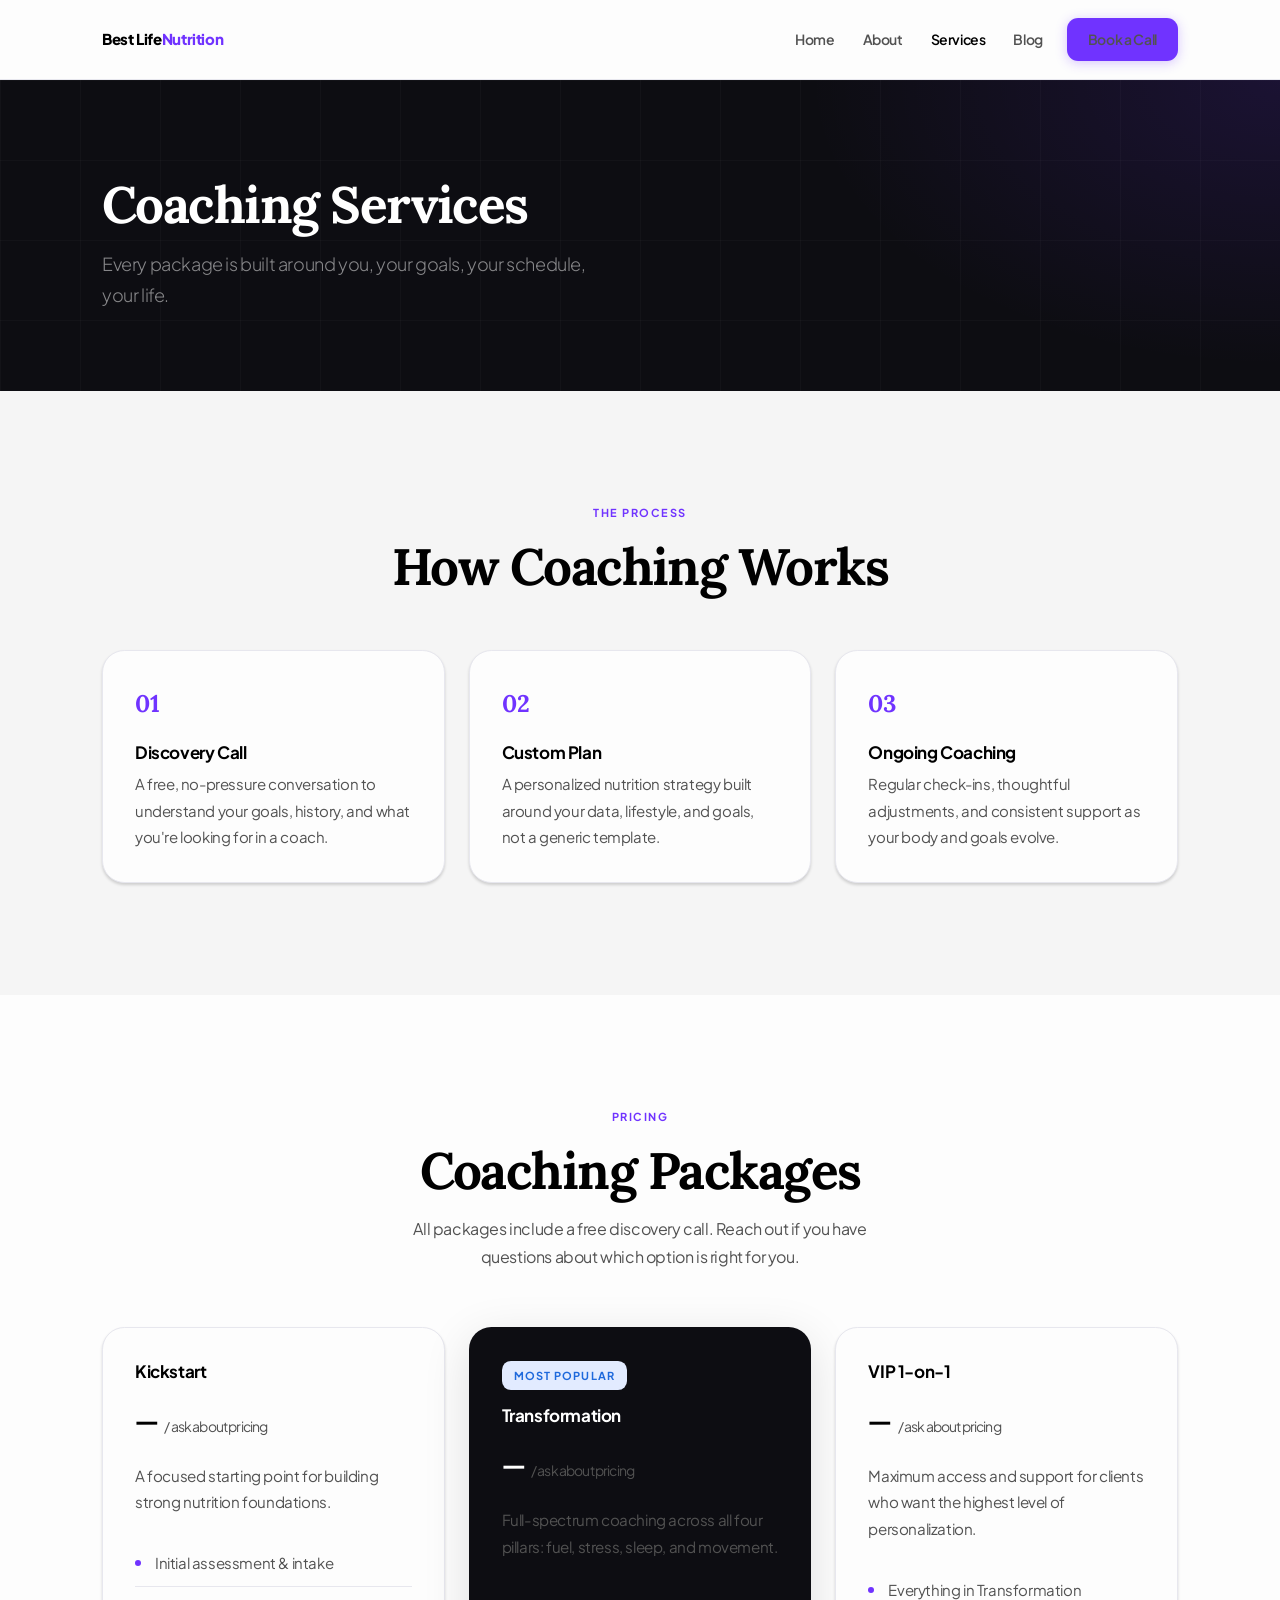
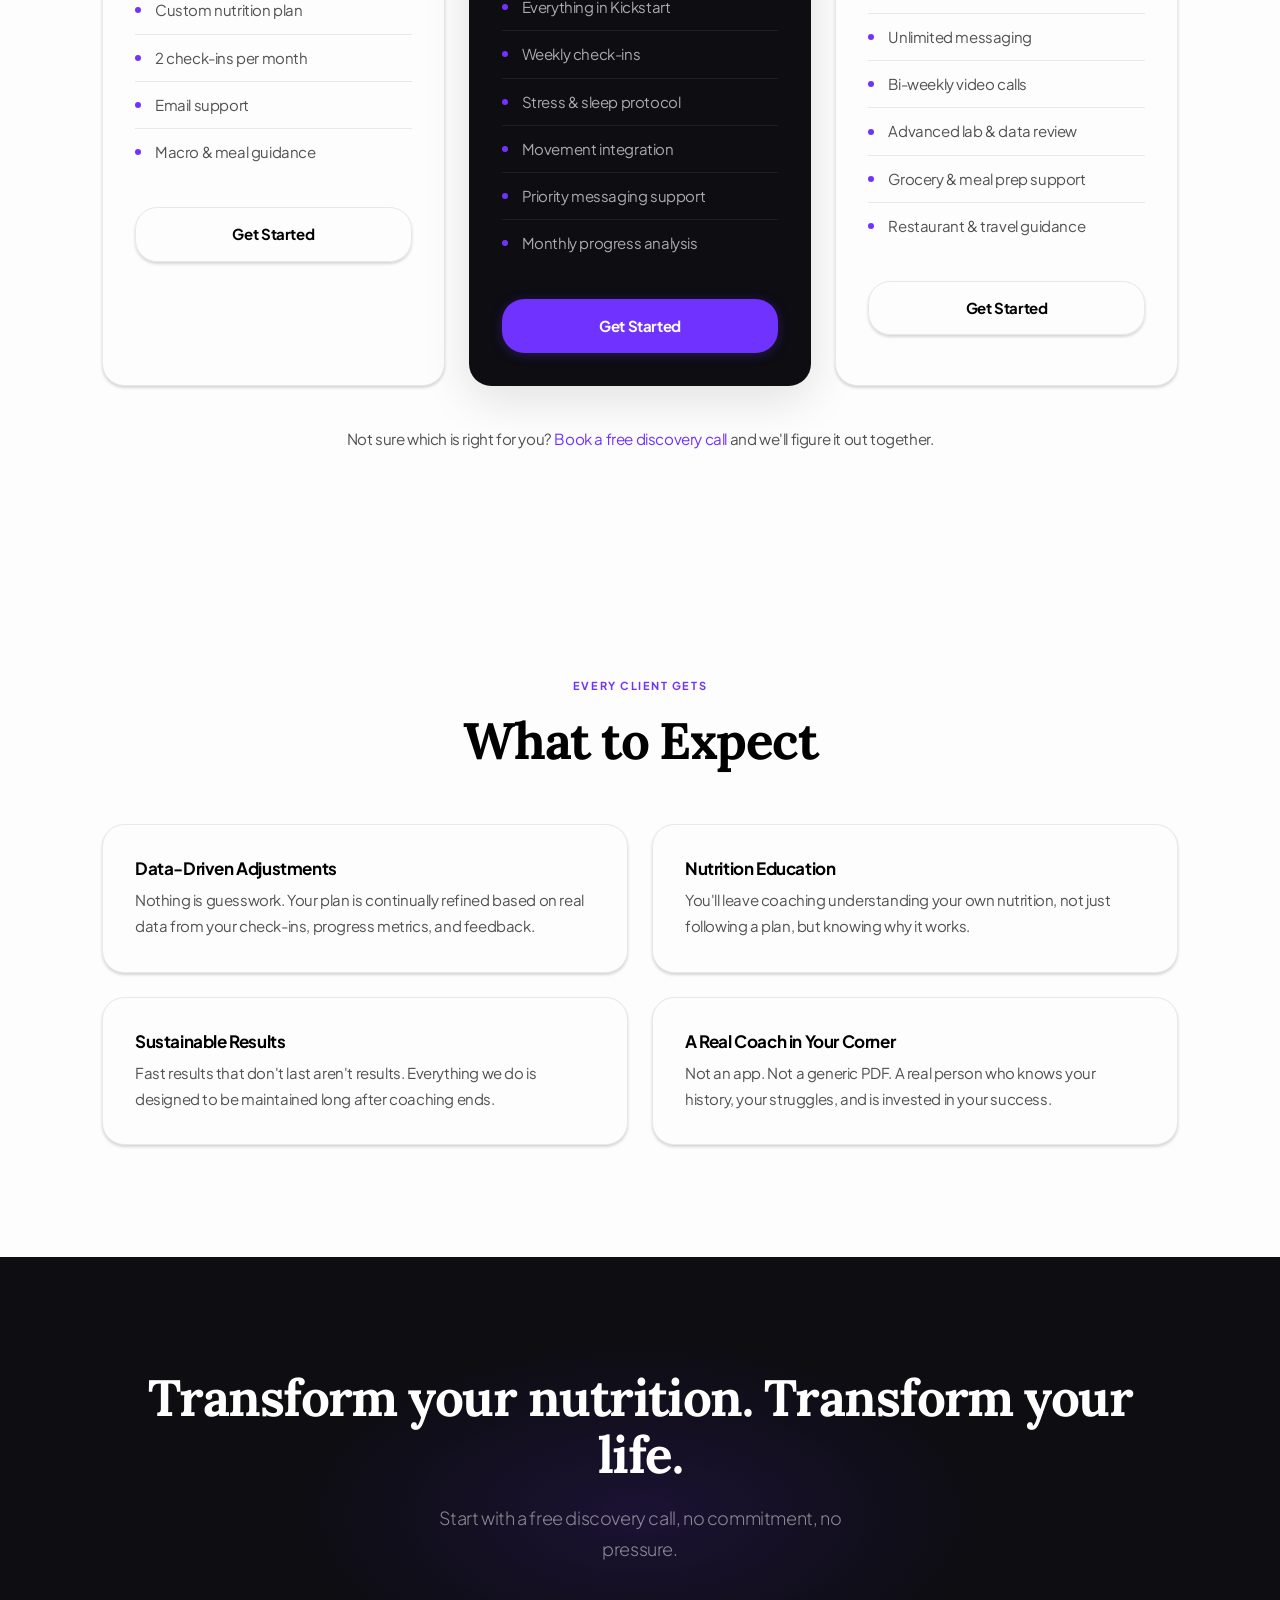
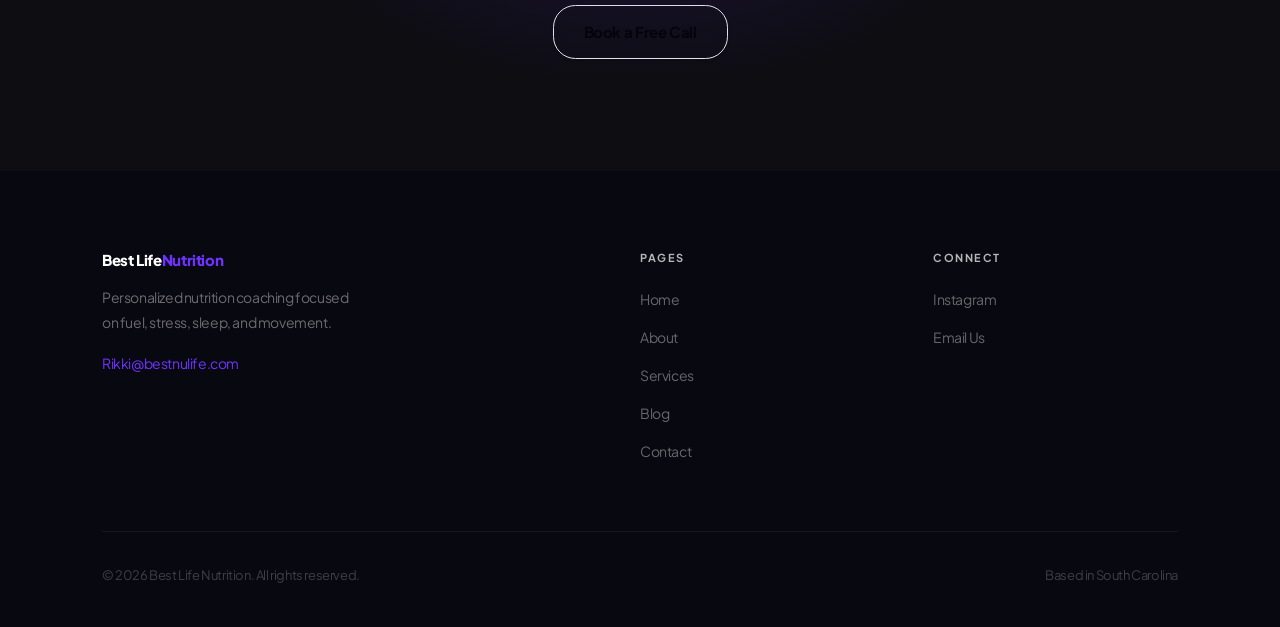
<file: services.html>
<!DOCTYPE html>
<html lang="en">
<head>
  <meta charset="UTF-8" />
  <meta name="viewport" content="width=device-width, initial-scale=1.0" />
  <title>Services | Best Life Nutrition</title>
  <meta name="description" content="Personalized nutrition coaching packages tailored to your goals. Explore options for 1-on-1 coaching, metabolic assessments, and more." />
  <link rel="stylesheet" href="css/style.css" />
</head>
<body>

  <!-- NAV -->
  <nav>
    <div class="nav-inner">
      <a href="index.html" class="nav-logo">Best Life<span>Nutrition</span></a>
      <button class="nav-toggle" aria-label="Toggle menu" onclick="this.nextElementSibling.classList.toggle('open')">
        <span></span><span></span><span></span>
      </button>
      <ul class="nav-links">
        <li><a href="index.html">Home</a></li>
        <li><a href="about.html">About</a></li>
        <li><a href="services.html" class="active">Services</a></li>
        <li><a href="blog.html">Blog</a></li>
        <li><a href="contact.html" class="btn btn-primary">Book a Call</a></li>
      </ul>
    </div>
  </nav>

  <!-- PAGE HERO -->
  <section class="page-hero">
    <div class="container">
      <h1>Coaching Services</h1>
      <p>Every package is built around you, your goals, your schedule, your life.</p>
    </div>
  </section>

  <!-- HOW IT WORKS -->
  <section class="bg-muted">
    <div class="container">
      <span class="overline text-center" style="display:block;">The Process</span>
      <h2 class="text-center" style="margin-bottom:3.5rem;">How Coaching Works</h2>
      <div class="grid-3">
        <div class="card">
          <div class="overline" style="font-size:1.5rem;letter-spacing:0;text-transform:none;color:var(--primary);margin-bottom:1rem;font-family:'Lora',serif;font-weight:800;">01</div>
          <h3>Discovery Call</h3>
          <p style="margin-top:0.5rem;color:var(--muted-foreground);font-size:0.9375rem;">A free, no-pressure conversation to understand your goals, history, and what you're looking for in a coach.</p>
        </div>
        <div class="card">
          <div class="overline" style="font-size:1.5rem;letter-spacing:0;text-transform:none;color:var(--primary);margin-bottom:1rem;font-family:'Lora',serif;font-weight:800;">02</div>
          <h3>Custom Plan</h3>
          <p style="margin-top:0.5rem;color:var(--muted-foreground);font-size:0.9375rem;">A personalized nutrition strategy built around your data, lifestyle, and goals, not a generic template.</p>
        </div>
        <div class="card">
          <div class="overline" style="font-size:1.5rem;letter-spacing:0;text-transform:none;color:var(--primary);margin-bottom:1rem;font-family:'Lora',serif;font-weight:800;">03</div>
          <h3>Ongoing Coaching</h3>
          <p style="margin-top:0.5rem;color:var(--muted-foreground);font-size:0.9375rem;">Regular check-ins, thoughtful adjustments, and consistent support as your body and goals evolve.</p>
        </div>
      </div>
    </div>
  </section>

  <!-- PACKAGES -->
  <section>
    <div class="container">
      <span class="overline text-center" style="display:block;">Pricing</span>
      <h2 class="text-center" style="margin-bottom:1rem;">Coaching Packages</h2>
      <p class="text-center" style="color:var(--muted-foreground);margin-bottom:3.5rem;max-width:500px;margin-left:auto;margin-right:auto;">All packages include a free discovery call. Reach out if you have questions about which option is right for you.</p>

      <div class="grid-3">
        <!-- Starter -->
        <div class="card service-card">
          <h3>Kickstart</h3>
          <div class="price">— <span>/ ask about pricing</span></div>
          <p style="color:var(--muted-foreground);font-size:0.95rem;margin-bottom:1rem;">A focused starting point for building strong nutrition foundations.</p>
          <ul class="feature-list">
            <li>Initial assessment & intake</li>
            <li>Custom nutrition plan</li>
            <li>2 check-ins per month</li>
            <li>Email support</li>
            <li>Macro & meal guidance</li>
          </ul>
          <a href="contact.html" class="btn btn-outline" style="width:100%;text-align:center;">Get Started</a>
        </div>

        <!-- Most Popular -->
        <div class="card service-card featured">
          <span class="badge">Most Popular</span>
          <h3>Transformation</h3>
          <div class="price">— <span>/ ask about pricing</span></div>
          <p style="color:var(--muted-foreground);font-size:0.95rem;margin-bottom:1rem;">Full-spectrum coaching across all four pillars: fuel, stress, sleep, and movement.</p>
          <ul class="feature-list">
            <li>Everything in Kickstart</li>
            <li>Weekly check-ins</li>
            <li>Stress & sleep protocol</li>
            <li>Movement integration</li>
            <li>Priority messaging support</li>
            <li>Monthly progress analysis</li>
          </ul>
          <a href="contact.html" class="btn btn-primary" style="width:100%;justify-content:center;">Get Started</a>
        </div>

        <!-- VIP -->
        <div class="card service-card">
          <h3>VIP 1-on-1</h3>
          <div class="price">— <span>/ ask about pricing</span></div>
          <p style="color:var(--muted-foreground);font-size:0.95rem;margin-bottom:1rem;">Maximum access and support for clients who want the highest level of personalization.</p>
          <ul class="feature-list">
            <li>Everything in Transformation</li>
            <li>Unlimited messaging</li>
            <li>Bi-weekly video calls</li>
            <li>Advanced lab & data review</li>
            <li>Grocery & meal prep support</li>
            <li>Restaurant & travel guidance</li>
          </ul>
          <a href="contact.html" class="btn btn-outline" style="width:100%;text-align:center;">Get Started</a>
        </div>
      </div>

      <p style="text-align:center;margin-top:2.5rem;color:var(--muted-foreground);font-size:0.95rem;">Not sure which is right for you? <a href="contact.html">Book a free discovery call</a> and we'll figure it out together.</p>
    </div>
  </section>

  <!-- WHAT'S INCLUDED -->
  <section>
    <div class="container">
      <span class="overline text-center" style="display:block;">Every Client Gets</span>
      <h2 class="text-center" style="margin-bottom:3.5rem;">What to Expect</h2>
      <div class="grid-2">
        <div class="card">
          <h3>Data-Driven Adjustments</h3>
          <p style="margin-top:0.5rem;color:var(--muted-foreground);font-size:0.9375rem;">Nothing is guesswork. Your plan is continually refined based on real data from your check-ins, progress metrics, and feedback.</p>
        </div>
        <div class="card">
          <h3>Nutrition Education</h3>
          <p style="margin-top:0.5rem;color:var(--muted-foreground);font-size:0.9375rem;">You'll leave coaching understanding your own nutrition, not just following a plan, but knowing why it works.</p>
        </div>
        <div class="card">
          <h3>Sustainable Results</h3>
          <p style="margin-top:0.5rem;color:var(--muted-foreground);font-size:0.9375rem;">Fast results that don't last aren't results. Everything we do is designed to be maintained long after coaching ends.</p>
        </div>
        <div class="card">
          <h3>A Real Coach in Your Corner</h3>
          <p style="margin-top:0.5rem;color:var(--muted-foreground);font-size:0.9375rem;">Not an app. Not a generic PDF. A real person who knows your history, your struggles, and is invested in your success.</p>
        </div>
      </div>
    </div>
  </section>

  <!-- CTA -->
  <section class="cta-band">
    <div class="container">
      <h2>Transform your nutrition. Transform your life.</h2>
      <p>Start with a free discovery call, no commitment, no pressure.</p>
      <a href="contact.html" class="btn btn-outline">Book a Free Call</a>
    </div>
  </section>

  <!-- FOOTER -->
  <footer>
    <div class="container">
      <div class="footer-inner">
        <div class="footer-brand">
          <div class="nav-logo">Best Life<span style="color:var(--primary)">Nutrition</span></div>
          <p style="margin-top:0.75rem;">Personalized nutrition coaching focused on fuel, stress, sleep, and movement.</p>
          <p style="margin-top:0.75rem;"><a href="mailto:Rikki@bestnulife.com" style="color:var(--primary)">Rikki@bestnulife.com</a></p>
        </div>
        <div>
          <h4>Pages</h4>
          <ul class="footer-links">
            <li><a href="index.html">Home</a></li>
            <li><a href="about.html">About</a></li>
            <li><a href="services.html">Services</a></li>
            <li><a href="blog.html">Blog</a></li>
            <li><a href="contact.html">Contact</a></li>
          </ul>
        </div>
        <div>
          <h4>Connect</h4>
          <ul class="footer-links">
            <li><a href="https://www.instagram.com/rikki.white_" target="_blank" rel="noopener">Instagram</a></li>
            <li><a href="mailto:Rikki@bestnulife.com">Email Us</a></li>
          </ul>
        </div>
      </div>
      <div class="footer-bottom">
        <span>&copy; 2026 Best Life Nutrition. All rights reserved.</span>
        <span>Based in South Carolina</span>
      </div>
    </div>
  </footer>

</body>
</html>
</file>
<file: css/style.css>
/* ============================================================
   Best Life Nutrition
   ============================================================ */

@import url('https://fonts.googleapis.com/css2?family=Lora:ital,wght@0,700;0,800;1,700&family=Plus+Jakarta+Sans:wght@300;400;500;600;700;800&display=swap');

/* ---- Theme tokens ----------------------------------------- */
:root {
  --card:                   #fdfdfd;
  --input:                  #ebebeb;
  --muted:                  #f5f5f5;
  --accent:                 #e2ebff;
  --border:                 #e7e7ee;
  --radius:                 1.4rem;
  --primary:                #7033ff;
  --primary-foreground:     #ffffff;
  --secondary:              #edf0f4;
  --background:             #fdfdfd;
  --foreground:             #000000;
  --muted-foreground:       #525252;
  --accent-foreground:      #1e69dc;
  --card-foreground:        #000000;
  --destructive:            #e54b4f;
  --shadow-offset-y:        2px;
  --shadow-blur:            3px;
  --shadow-spread:          0px;
  --shadow-opacity:         0.16;
  --letter-spacing:         -0.025em;

  /* Derived */
  --shadow:  0 var(--shadow-offset-y) var(--shadow-blur) var(--shadow-spread) hsl(0 0% 0% / var(--shadow-opacity));
  --shadow-md: 0 4px 16px hsl(0 0% 0% / 0.10);
  --shadow-lg: 0 12px 48px hsl(0 0% 0% / 0.12);
  --ease: cubic-bezier(0.22, 1, 0.36, 1);

  /* Hero dark surface */
  --dark-bg:  #0d0d12;
  --dark-mid: #16161e;
}

/* ---- Fonts ------------------------------------------------- */
body {
  font-family: 'Plus Jakarta Sans', system-ui, sans-serif;
  font-size: 1rem;
  line-height: 1.75;
  color: var(--foreground);
  background: var(--background);
  -webkit-font-smoothing: antialiased;
  letter-spacing: var(--letter-spacing);
}

h1, h2 {
  font-family: 'Lora', Georgia, serif;
  font-weight: 700;
  line-height: 1.1;
  letter-spacing: -0.03em;
  color: var(--foreground);
}

h3, h4 {
  font-family: 'Plus Jakarta Sans', sans-serif;
  font-weight: 700;
  color: var(--foreground);
  line-height: 1.3;
}

h1 { font-size: clamp(2.75rem, 6vw, 5rem); }
h2 { font-size: clamp(2.25rem, 4vw, 3.5rem); }
h3 { font-size: 1.0625rem; }

p { margin-bottom: 1rem; }
p:last-child { margin-bottom: 0; }

*, *::before, *::after { box-sizing: border-box; margin: 0; padding: 0; }
html { scroll-behavior: smooth; }
img { max-width: 100%; display: block; }
a { color: var(--primary); text-decoration: none; transition: opacity 0.2s; }
a:hover { opacity: 0.75; }

/* ---- Overline label --------------------------------------- */
.overline {
  display: block;
  font-size: 0.6875rem;
  font-weight: 700;
  letter-spacing: 0.14em;
  text-transform: uppercase;
  color: var(--primary);
  margin-bottom: 1rem;
}

/* ---- Layout ----------------------------------------------- */
.container {
  max-width: 1140px;
  margin: 0 auto;
  padding: 0 2rem;
}

section { padding: 7rem 0; }

.grid-2 { display: grid; grid-template-columns: repeat(2,1fr); gap: 1.5rem; }
.grid-3 { display: grid; grid-template-columns: repeat(3,1fr); gap: 1.5rem; }

/* ---- Divider ---------------------------------------------- */
.divider {
  width: 40px;
  height: 2px;
  background: var(--primary);
  margin: 1rem 0 2rem;
  border-radius: 2px;
}
.divider.center { margin: 1rem auto 2rem; }

/* ============================================================
   BUTTONS
   ============================================================ */
.btn {
  display: inline-flex;
  align-items: center;
  justify-content: center;
  gap: 0.5rem;
  padding: 0.8125rem 1.875rem;
  font-family: 'Plus Jakarta Sans', sans-serif;
  font-size: 0.9375rem;
  font-weight: 700;
  letter-spacing: var(--letter-spacing);
  border-radius: var(--radius);
  border: 1.5px solid transparent;
  cursor: pointer;
  transition: all 0.22s var(--ease);
  white-space: nowrap;
}

.btn-primary {
  background: var(--primary);
  color: var(--primary-foreground);
  box-shadow: 0 2px 12px hsl(258 100% 60% / 0.28);
}
.btn-primary:hover {
  opacity: 1;
  background: #5e22e6;
  transform: translateY(-1px);
  box-shadow: 0 6px 24px hsl(258 100% 60% / 0.38);
  color: var(--primary-foreground);
}

.btn-ghost {
  background: rgba(255,255,255,0.08);
  border-color: rgba(255,255,255,0.2);
  color: #ffffff;
  backdrop-filter: blur(8px);
}
.btn-ghost:hover {
  background: rgba(255,255,255,0.14);
  border-color: rgba(255,255,255,0.4);
  color: #ffffff;
  opacity: 1;
}

.btn-outline {
  background: transparent;
  border-color: var(--border);
  color: var(--foreground);
  box-shadow: var(--shadow);
}
.btn-outline:hover {
  background: var(--secondary);
  border-color: var(--border);
  color: var(--foreground);
  opacity: 1;
}

.btn-lg { padding: 1rem 2.25rem; font-size: 1rem; }

/* ============================================================
   NAVIGATION
   ============================================================ */
nav {
  position: sticky;
  top: 0;
  z-index: 200;
  background: rgba(253,253,253,0.92);
  backdrop-filter: blur(20px);
  -webkit-backdrop-filter: blur(20px);
  border-bottom: 1px solid var(--border);
}

.nav-inner {
  display: flex;
  align-items: center;
  justify-content: space-between;
  padding: 1.125rem 2rem;
  max-width: 1140px;
  margin: 0 auto;
}

.nav-logo {
  font-family: 'Plus Jakarta Sans', sans-serif;
  font-weight: 800;
  font-size: 0.9375rem;
  color: var(--foreground);
  letter-spacing: var(--letter-spacing);
  line-height: 1.2;
}
.nav-logo span { color: var(--primary); }

.nav-links {
  display: flex;
  align-items: center;
  gap: 0.25rem;
  list-style: none;
}

.nav-links a {
  font-size: 0.875rem;
  font-weight: 600;
  color: var(--muted-foreground);
  padding: 0.4rem 0.75rem;
  border-radius: calc(var(--radius) * 0.5);
  transition: all 0.18s;
}
.nav-links a:hover {
  color: var(--foreground);
  background: var(--muted);
  opacity: 1;
}
.nav-links a.active { color: var(--foreground); }

.nav-links .btn {
  padding: 0.5rem 1.25rem;
  font-size: 0.875rem;
  margin-left: 0.5rem;
}

.nav-toggle {
  display: none;
  flex-direction: column;
  gap: 5px;
  background: none;
  border: none;
  cursor: pointer;
  padding: 4px;
}
.nav-toggle span {
  display: block;
  width: 22px;
  height: 2px;
  background: var(--foreground);
  border-radius: 2px;
  transition: all 0.2s;
}

/* ============================================================
   HERO
   ============================================================ */
.hero {
  background: var(--dark-bg);
  color: #ffffff;
  padding: 9rem 0 8rem;
  position: relative;
  overflow: hidden;
}

.hero-bg-line {
  position: absolute;
  inset: 0;
  background-image:
    linear-gradient(rgba(255,255,255,0.025) 1px, transparent 1px),
    linear-gradient(90deg, rgba(255,255,255,0.025) 1px, transparent 1px);
  background-size: 80px 80px;
  pointer-events: none;
}

.hero-bg-glow {
  position: absolute;
  top: -10%;
  right: -5%;
  width: 50vw;
  height: 70vh;
  background: radial-gradient(ellipse at top right, hsla(258,100%,60%,0.18) 0%, transparent 65%);
  pointer-events: none;
}

.hero-content {
  max-width: 780px;
  position: relative;
  z-index: 1;
}

.hero .overline { color: hsl(258 100% 75%); }

.hero h1 {
  color: #ffffff;
  margin-bottom: 1.75rem;
}

.hero h1 em {
  font-style: italic;
  color: hsl(258 100% 75%);
}

.hero-subtitle {
  font-size: 1.125rem;
  font-weight: 300;
  color: rgba(255,255,255,0.6);
  max-width: 520px;
  line-height: 1.8;
  margin-bottom: 3rem;
}

.hero-actions { display: flex; align-items: center; gap: 1.25rem; flex-wrap: wrap; }

.hero-divider {
  margin-top: 5rem;
  padding-top: 3rem;
  border-top: 1px solid rgba(255,255,255,0.08);
  display: flex;
  gap: 4rem;
}

.stat-value {
  font-family: 'Lora', serif;
  font-size: 2.5rem;
  font-weight: 700;
  color: #ffffff;
  line-height: 1;
  margin-bottom: 0.25rem;
}

.stat-label {
  font-size: 0.8125rem;
  font-weight: 500;
  color: rgba(255,255,255,0.4);
  letter-spacing: 0.04em;
}

/* ============================================================
   PILLARS
   ============================================================ */
.pillar-item {
  display: grid;
  grid-template-columns: 72px 1fr;
  gap: 2rem;
  padding: 2.25rem 0;
  border-bottom: 1px solid var(--border);
  align-items: start;
  transition: all 0.25s;
}
.pillar-item:first-child { border-top: 1px solid var(--border); }

.pillar-num {
  font-family: 'Lora', serif;
  font-size: 1.75rem;
  font-weight: 700;
  color: var(--border);
  line-height: 1;
  padding-top: 0.1rem;
  transition: color 0.25s;
}
.pillar-item:hover .pillar-num { color: var(--primary); }
.pillar-item:hover h3 { color: var(--primary); }

.pillar-body h3 { margin-bottom: 0.4rem; transition: color 0.25s; }
.pillar-body p  { font-size: 0.9375rem; color: var(--muted-foreground); max-width: 540px; }

/* ============================================================
   CARDS
   ============================================================ */
.card {
  background: var(--card);
  border-radius: var(--radius);
  border: 1px solid var(--border);
  padding: 2rem;
  box-shadow: var(--shadow);
  transition: all 0.3s var(--ease);
}
.card:hover {
  border-color: transparent;
  box-shadow: var(--shadow-lg);
  transform: translateY(-4px);
}

/* ============================================================
   SPLIT SECTION
   ============================================================ */
.split {
  display: grid;
  grid-template-columns: 1fr 1fr;
  min-height: 540px;
}

.split-image {
  background: var(--dark-bg);
  position: relative;
  overflow: hidden;
  display: flex;
  align-items: flex-end;
  padding: 1.5rem;
}

.split-image::before {
  content: '';
  position: absolute;
  inset: 0;
  background: radial-gradient(ellipse at 70% 30%, hsla(258,100%,60%,0.12) 0%, transparent 60%);
}

.split-image-placeholder {
  width: 100%;
  height: 100%;
  position: absolute;
  inset: 0;
}

.split-image-label {
  position: relative;
  z-index: 1;
  font-size: 0.625rem;
  font-weight: 700;
  letter-spacing: 0.18em;
  text-transform: uppercase;
  color: rgba(255,255,255,0.18);
}

.split-body {
  padding: 5rem 4rem;
  display: flex;
  flex-direction: column;
  justify-content: center;
  background: var(--muted);
}

/* ============================================================
   TESTIMONIALS
   ============================================================ */
.testimonial {
  background: var(--card);
  border: 1px solid var(--border);
  border-radius: var(--radius);
  padding: 2.25rem;
  box-shadow: var(--shadow);
  transition: all 0.3s var(--ease);
}
.testimonial:hover {
  box-shadow: var(--shadow-lg);
  border-color: transparent;
  transform: translateY(-3px);
}

.testimonial-stars {
  color: #f59e0b;
  font-size: 0.75rem;
  letter-spacing: 0.1em;
  margin-bottom: 1.25rem;
}

.testimonial blockquote {
  font-size: 1rem;
  font-weight: 300;
  line-height: 1.85;
  color: var(--muted-foreground);
  font-style: italic;
  margin-bottom: 1.75rem;
}

.testimonial-meta {
  display: flex;
  align-items: center;
  gap: 0.875rem;
  border-top: 1px solid var(--border);
  padding-top: 1.25rem;
}

.testimonial-avatar {
  width: 36px;
  height: 36px;
  border-radius: 50%;
  background: var(--primary);
  color: #ffffff;
  display: flex;
  align-items: center;
  justify-content: center;
  font-size: 0.6875rem;
  font-weight: 700;
  flex-shrink: 0;
}

.testimonial cite {
  font-weight: 700;
  font-style: normal;
  font-size: 0.875rem;
  color: var(--foreground);
}

/* ============================================================
   CTA BAND
   ============================================================ */
.cta-band {
  background: var(--dark-bg);
  color: #ffffff;
  padding: 7rem 0;
  text-align: center;
  position: relative;
  overflow: hidden;
}

.cta-band::before {
  content: '';
  position: absolute;
  top: 50%;
  left: 50%;
  transform: translate(-50%, -50%);
  width: 700px;
  height: 350px;
  background: radial-gradient(ellipse, hsla(258,100%,60%,0.14) 0%, transparent 70%);
  pointer-events: none;
}

.cta-band h2 { color: #ffffff; margin-bottom: 1.25rem; position: relative; z-index: 1; }
.cta-band p {
  color: rgba(255,255,255,0.5);
  font-weight: 300;
  font-size: 1.125rem;
  max-width: 460px;
  margin: 0 auto 2.5rem;
  position: relative;
  z-index: 1;
}

/* ============================================================
   PAGE HERO
   ============================================================ */
.page-hero {
  background: var(--dark-bg);
  color: #ffffff;
  padding: 6rem 0 5rem;
  position: relative;
  overflow: hidden;
}

.page-hero::before {
  content: '';
  position: absolute;
  inset: 0;
  background-image:
    linear-gradient(rgba(255,255,255,0.025) 1px, transparent 1px),
    linear-gradient(90deg, rgba(255,255,255,0.025) 1px, transparent 1px);
  background-size: 80px 80px;
  pointer-events: none;
}

.page-hero::after {
  content: '';
  position: absolute;
  top: 0; right: 0;
  width: 40vw; height: 100%;
  background: radial-gradient(ellipse at top right, hsla(258,100%,60%,0.14) 0%, transparent 65%);
  pointer-events: none;
}

.page-hero h1 { color: #ffffff; margin-bottom: 1rem; position: relative; z-index: 1; font-size: clamp(2.25rem, 4vw, 3.5rem); }
.page-hero p  { color: rgba(255,255,255,0.5); font-size: 1.125rem; font-weight: 300; max-width: 520px; position: relative; z-index: 1; }

/* ============================================================
   FOOTER
   ============================================================ */
footer {
  background: #080810;
  color: rgba(255,255,255,0.4);
  padding: 5rem 0 2.5rem;
}

.footer-inner {
  display: grid;
  grid-template-columns: 2fr 1fr 1fr;
  gap: 3rem;
  margin-bottom: 3.5rem;
}

.footer-brand .nav-logo { color: #ffffff; margin-bottom: 1rem; }
.footer-brand .nav-logo span { color: hsl(258 100% 75%); }
.footer-brand p { font-size: 0.875rem; line-height: 1.8; max-width: 260px; }

footer h4 {
  font-family: 'Plus Jakarta Sans', sans-serif;
  color: rgba(255,255,255,0.7);
  font-size: 0.6875rem;
  font-weight: 700;
  text-transform: uppercase;
  letter-spacing: 0.14em;
  margin-bottom: 1.25rem;
}

.footer-links { list-style: none; }
.footer-links li { margin-bottom: 0.625rem; }
.footer-links a { color: rgba(255,255,255,0.38); font-size: 0.875rem; transition: color 0.2s; }
.footer-links a:hover { color: #ffffff; opacity: 1; }

.footer-bottom {
  border-top: 1px solid rgba(255,255,255,0.06);
  padding-top: 2rem;
  font-size: 0.8125rem;
  display: flex;
  justify-content: space-between;
  align-items: center;
  color: rgba(255,255,255,0.22);
}

/* ============================================================
   ABOUT PAGE
   ============================================================ */
.about-grid {
  display: grid;
  grid-template-columns: 1fr 1.6fr;
  gap: 6rem;
  align-items: center;
}

.about-img-placeholder {
  height: 520px;
  background: var(--dark-bg);
  border-radius: var(--radius);
  display: flex;
  align-items: flex-end;
  padding: 1.5rem;
  box-shadow: var(--shadow-lg);
  position: relative;
  overflow: hidden;
}

.about-img-placeholder::before {
  content: '';
  position: absolute;
  inset: 0;
  background: radial-gradient(ellipse at 70% 20%, hsla(258,100%,60%,0.12) 0%, transparent 60%);
}

.about-img-placeholder::after {
  content: 'Photo';
  font-size: 0.625rem;
  font-weight: 700;
  letter-spacing: 0.18em;
  text-transform: uppercase;
  color: rgba(255,255,255,0.18);
  position: relative;
  z-index: 1;
}

.credentials-list { list-style: none; margin-top: 2rem; }
.credentials-list li {
  display: flex;
  align-items: center;
  gap: 1rem;
  padding: 0.875rem 0;
  font-size: 0.9375rem;
  color: var(--muted-foreground);
  border-bottom: 1px solid var(--border);
}
.credentials-list li:last-child { border-bottom: none; }
.credentials-list li::before {
  content: '';
  width: 6px;
  height: 6px;
  border-radius: 50%;
  background: var(--primary);
  flex-shrink: 0;
}

/* ============================================================
   SERVICES
   ============================================================ */
.service-card { position: relative; }

.service-card.featured {
  background: var(--dark-bg);
  border-color: transparent;
  box-shadow: var(--shadow-lg);
}
.service-card.featured h3 { color: #ffffff; }
.service-card.featured .price { color: #ffffff; }
.service-card.featured p { color: rgba(255,255,255,0.5); }
.service-card.featured .feature-list li { color: rgba(255,255,255,0.65); border-color: rgba(255,255,255,0.07); }

.price {
  font-family: 'Lora', serif;
  font-size: 1.75rem;
  font-weight: 700;
  color: var(--foreground);
  margin: 1rem 0;
  letter-spacing: -0.03em;
}
.price span { font-family: 'Plus Jakarta Sans', sans-serif; font-size: 0.875rem; font-weight: 400; color: var(--muted-foreground); }

.feature-list { list-style: none; margin: 1.5rem 0 2rem; }
.feature-list li {
  display: flex;
  align-items: center;
  gap: 0.875rem;
  padding: 0.625rem 0;
  font-size: 0.9375rem;
  color: var(--muted-foreground);
  border-bottom: 1px solid var(--border);
}
.feature-list li:last-child { border-bottom: none; }
.feature-list li::before {
  content: '';
  width: 6px;
  height: 6px;
  border-radius: 50%;
  background: var(--primary);
  flex-shrink: 0;
}

.badge {
  display: inline-block;
  background: var(--accent);
  color: var(--accent-foreground);
  font-size: 0.6875rem;
  font-weight: 700;
  text-transform: uppercase;
  letter-spacing: 0.1em;
  padding: 0.3rem 0.75rem;
  border-radius: calc(var(--radius) * 0.4);
  margin-bottom: 0.875rem;
}

/* ============================================================
   BLOG
   ============================================================ */
.blog-card { display: flex; flex-direction: column; padding: 0; overflow: hidden; }

.blog-card-img-placeholder {
  height: 200px;
  background: var(--dark-mid);
  position: relative;
  overflow: hidden;
}
.blog-card-img-placeholder::before {
  content: '';
  position: absolute;
  inset: 0;
  background: radial-gradient(ellipse at 70% 30%, hsla(258,100%,60%,0.12) 0%, transparent 60%);
}

.blog-card-body { padding: 1.75rem; flex: 1; display: flex; flex-direction: column; }

.blog-tag {
  display: inline-block;
  font-size: 0.6875rem;
  font-weight: 700;
  text-transform: uppercase;
  letter-spacing: 0.12em;
  color: var(--primary);
  margin-bottom: 0.75rem;
}

.blog-card h3 { font-size: 1rem; margin-bottom: 0.625rem; line-height: 1.45; }
.blog-card p  { color: var(--muted-foreground); font-size: 0.9rem; flex: 1; }

.read-more {
  display: inline-flex;
  align-items: center;
  gap: 0.375rem;
  margin-top: 1.25rem;
  font-size: 0.875rem;
  font-weight: 700;
  color: var(--primary);
  transition: all 0.2s;
}
.read-more::after { content: '→'; display: inline-block; transition: transform 0.2s; }
.read-more:hover { opacity: 1; color: var(--primary); }
.read-more:hover::after { transform: translateX(4px); }

/* ============================================================
   CONTACT FORM
   ============================================================ */
.contact-form { max-width: 600px; }

.form-group { margin-bottom: 1.375rem; }

.form-group label {
  display: block;
  font-size: 0.875rem;
  font-weight: 700;
  color: var(--foreground);
  margin-bottom: 0.5rem;
  letter-spacing: var(--letter-spacing);
}

.form-group input,
.form-group textarea,
.form-group select {
  width: 100%;
  padding: 0.875rem 1rem;
  border: 1.5px solid var(--border);
  border-radius: calc(var(--radius) * 0.6);
  font-size: 0.9375rem;
  font-family: 'Plus Jakarta Sans', sans-serif;
  color: var(--foreground);
  background: var(--card);
  transition: border-color 0.2s, box-shadow 0.2s;
  appearance: none;
  letter-spacing: var(--letter-spacing);
}
.form-group input:focus,
.form-group textarea:focus,
.form-group select:focus {
  outline: none;
  border-color: var(--primary);
  box-shadow: 0 0 0 3px hsl(258 100% 60% / 0.12);
}
.form-group textarea { resize: vertical; min-height: 150px; line-height: 1.7; }
.form-row { display: grid; grid-template-columns: 1fr 1fr; gap: 1rem; }

/* ============================================================
   UTILITIES
   ============================================================ */
.text-center  { text-align: center; }
.text-white   { color: #ffffff !important; }
.bg-muted     { background: var(--muted); }
.bg-secondary { background: var(--secondary); }
.mt-2 { margin-top: 2rem; }
.mb-2 { margin-bottom: 2rem; }

/* ============================================================
   RESPONSIVE
   ============================================================ */
@media (max-width: 960px) {
  .grid-3 { grid-template-columns: 1fr 1fr; }
  .about-grid { grid-template-columns: 1fr; gap: 3.5rem; }
  .about-img-placeholder { height: 320px; }
  .split { grid-template-columns: 1fr; }
  .split-body { padding: 3.5rem 2.5rem; }
  .footer-inner { grid-template-columns: 1fr 1fr; }
  .footer-brand { grid-column: 1 / -1; }
  .hero { padding: 7rem 0 6rem; }
  .hero-divider { gap: 2.5rem; }
}

@media (max-width: 640px) {
  section { padding: 4.5rem 0; }
  .container { padding: 0 1.25rem; }
  .grid-3, .grid-2 { grid-template-columns: 1fr; }
  .hero { padding: 5rem 0 4.5rem; }
  .hero-divider { flex-wrap: wrap; gap: 1.5rem; margin-top: 3.5rem; }
  .pillar-item { grid-template-columns: 48px 1fr; gap: 1.25rem; }
  .pillar-num { font-size: 1.5rem; }

  .nav-links {
    display: none;
    position: absolute;
    top: 100%;
    left: 0; right: 0;
    flex-direction: column;
    gap: 0;
    background: var(--background);
    border-top: 1px solid var(--border);
    box-shadow: var(--shadow-lg);
    padding: 0.75rem 0 1rem;
  }
  .nav-links.open  { display: flex; }
  .nav-links a     { padding: 0.75rem 1.5rem; border-radius: 0; }
  .nav-links .btn  { margin: 0.5rem 1.5rem 0; width: calc(100% - 3rem); }
  .nav-toggle      { display: flex; }

  .form-row      { grid-template-columns: 1fr; }
  .footer-inner  { grid-template-columns: 1fr; gap: 2rem; }
  .footer-bottom { flex-direction: column; gap: 0.5rem; text-align: center; }
}
</file>
